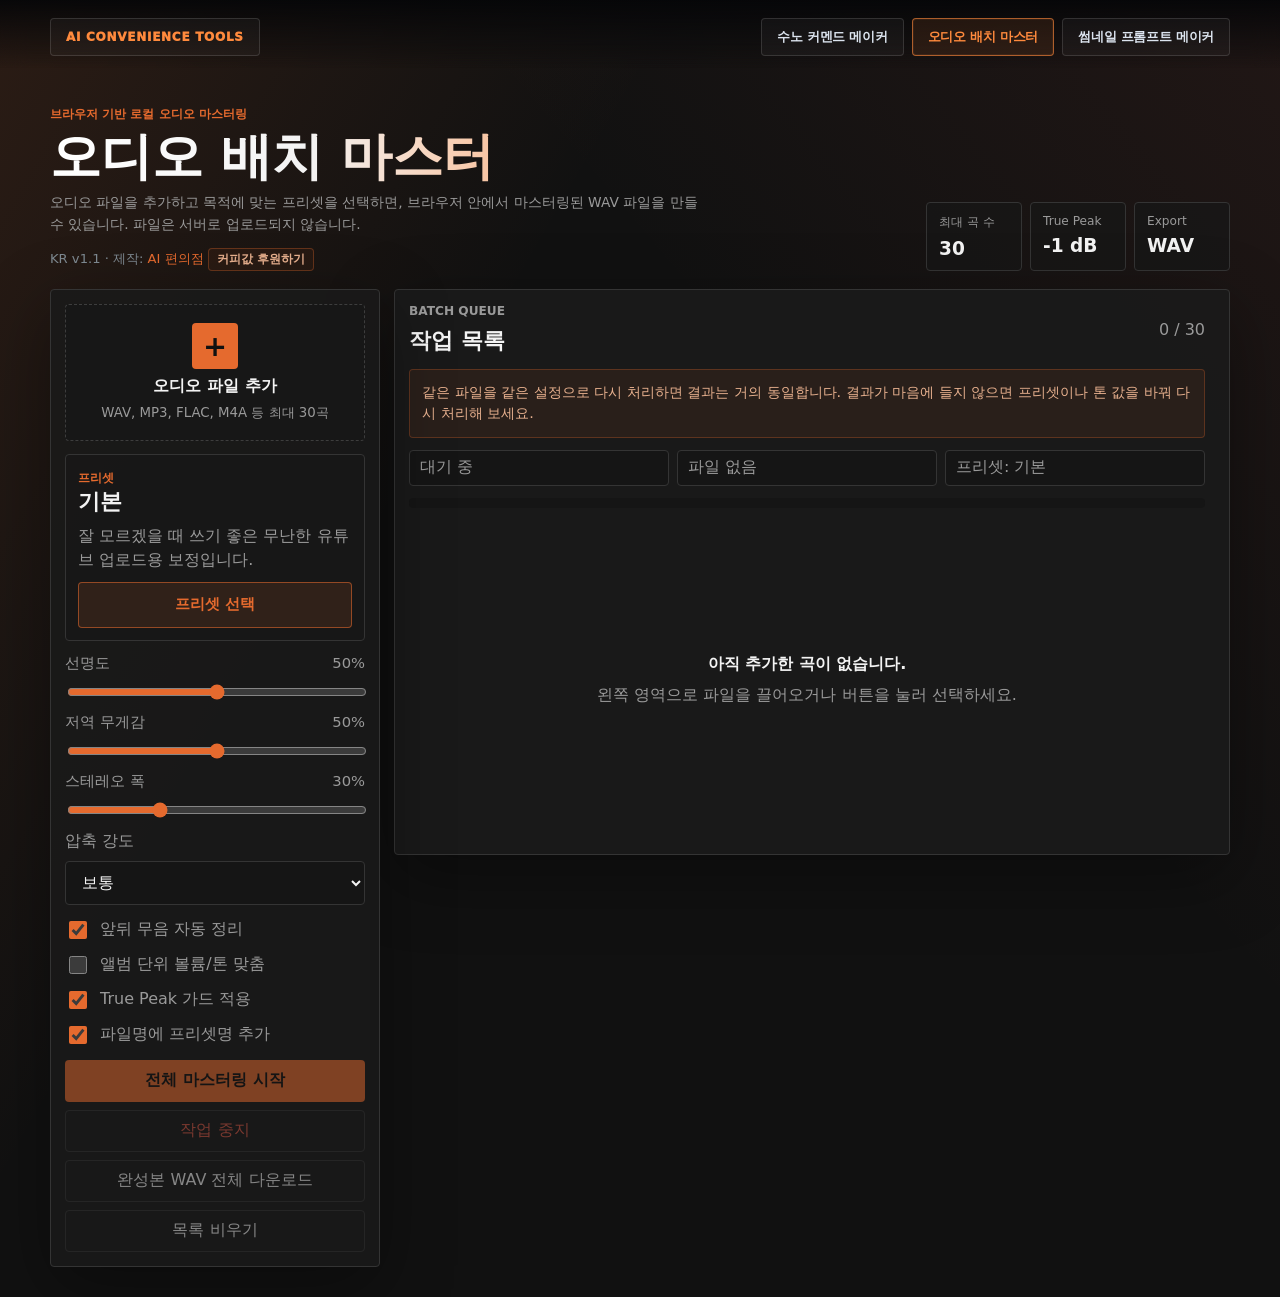
<file: audio-master.html>
<!DOCTYPE html>
<html lang="ko">
 <head>
  <meta charset="utf-8"/>
  <meta content="width=device-width,initial-scale=1" name="viewport"/>
  <title>
   AI 오디오 마스터 KR v1.1
  </title>
  <meta content="브라우저에서 오디오 파일을 업로드하고 프리셋 기반으로 WAV 마스터링 파일을 만드는 한국어 정적 앱입니다." name="description"/>
  <link href="favicon.svg" rel="icon" type="image/svg+xml"/>
  <link href="audio-styles.css" rel="stylesheet"/>
 </head>
 <body>
  <header class="app-nav">
   <a class="app-home-chip" href="index.html">
    AI CONVENIENCE TOOLS
   </a>
   <nav aria-label="사이트 메뉴" class="app-nav-links">
    <a class="app-nav-btn" href="suno-maker.html">
     수노 커멘드 메이커
    </a>
    <a aria-current="page" aria-disabled="true" class="app-nav-btn is-active" href="audio-master.html" tabindex="-1">
     오디오 배치 마스터
    </a>
    <a class="app-nav-btn" href="thumbnail-maker.html">
     썸네일 프롬프트 메이커
    </a>
   </nav>
  </header>
  <main class="shell">
   <section class="hero">
    <div>
     <p class="eyebrow">
      브라우저 기반 로컬 오디오 마스터링
     </p>
     <h1>
      오디오 배치 마스터
     </h1>
     <p class="lede">
      오디오 파일을 추가하고 목적에 맞는 프리셋을 선택하면, 브라우저 안에서 마스터링된 WAV 파일을 만들 수 있습니다. 파일은 서버로 업로드되지 않습니다.
     </p>
     <p class="version-line">
      KR v1.1 · 제작:
      <a href="https://www.youtube.com/@AIConvenience/videos" rel="noopener" target="_blank">
       AI 편의점
      </a>
      <a class="support-link" href="https://ctee.kr/place/aiconvenience/donation" rel="noopener" target="_blank">
       커피값 후원하기
      </a>
     </p>
    </div>
    <div class="meters">
     <div>
      <span>
       최대 곡 수
      </span>
      <strong>
       30
      </strong>
     </div>
     <div>
      <span>
       True Peak
      </span>
      <strong>
       -1 dB
      </strong>
     </div>
     <div>
      <span>
       Export
      </span>
      <strong>
       WAV
      </strong>
     </div>
    </div>
   </section>
   <section class="workspace">
    <aside class="panel controls" id="controlsPanel">
     <div class="dropzone" id="dropzone">
      <input accept="audio/*" id="fileInput" multiple="multiple" type="file"/>
      <div class="upload-copy">
       <span class="upload-icon">
        +
       </span>
       <strong>
        오디오 파일 추가
       </strong>
       <small>
        WAV, MP3, FLAC, M4A 등 최대 30곡
       </small>
      </div>
     </div>
     <section class="preset-summary">
      <div>
       <span class="section-label">
        프리셋
       </span>
       <h2 id="currentPresetName">
        기본
       </h2>
       <p id="currentPresetDescription">
        무난한 유튜브 업로드용 보정입니다.
       </p>
      </div>
      <button class="preset-select-button" id="openPresetModal" type="button">
       프리셋 선택
      </button>
     </section>
     <section class="control-group">
      <div class="field">
       <div class="range-label">
        <span>
         선명도
        </span>
        <output id="clarityValue">
         50%
        </output>
       </div>
       <input id="clarity" max="100" min="0" type="range" value="50"/>
      </div>
      <div class="field">
       <div class="range-label">
        <span>
         저역 무게감
        </span>
        <output id="warmthValue">
         50%
        </output>
       </div>
       <input id="warmth" max="100" min="0" type="range" value="50"/>
      </div>
      <div class="field">
       <div class="range-label">
        <span>
         스테레오 폭
        </span>
        <output id="widthValue">
         30%
        </output>
       </div>
       <input id="width" max="100" min="0" type="range" value="30"/>
      </div>
      <label class="field">
       <span>
        압축 강도
       </span>
       <select id="compression">
        <option value="light">
         약함
        </option>
        <option selected="selected" value="medium">
         보통
        </option>
        <option value="strong">
         강함
        </option>
       </select>
      </label>
     </section>
     <section class="control-group">
      <label class="toggle">
       <input checked="checked" id="trimSilence" type="checkbox"/>
       <span>
        앞뒤 무음 자동 정리
       </span>
      </label>
      <label class="toggle">
       <input id="albumMatch" type="checkbox"/>
       <span>
        앨범 단위 볼륨/톤 맞춤
       </span>
      </label>
      <label class="toggle">
       <input checked="checked" id="truePeakGuard" type="checkbox"/>
       <span>
        True Peak 가드 적용
       </span>
      </label>
      <label class="toggle">
       <input checked="checked" id="appendPresetName" type="checkbox"/>
       <span>
        파일명에 프리셋명 추가
       </span>
      </label>
     </section>
     <div class="button-stack">
      <button class="primary" disabled="disabled" id="masterBtn">
       전체 마스터링 시작
      </button>
      <button class="secondary danger" disabled="disabled" id="stopBtn">
       작업 중지
      </button>
      <button class="secondary" disabled="disabled" id="downloadEachBtn">
       완성본 WAV 전체 다운로드
      </button>
      <button class="secondary" disabled="disabled" id="clearBtn">
       목록 비우기
      </button>
     </div>
    </aside>
    <section class="panel queue">
     <div class="queue-head">
      <div>
       <p class="eyebrow">
        Batch queue
       </p>
       <h2>
        작업 목록
       </h2>
      </div>
      <p id="summary">
       0 / 30
      </p>
     </div>
     <div class="notice" id="workNotice">
      같은 파일을 같은 설정으로 다시 처리하면 결과는 거의 동일합니다. 결과가 마음에 들지 않으면 프리셋이나 톤 값을 바꿔 다시 처리해 보세요.
     </div>
     <div class="status-grid">
      <span id="currentStatus">
       대기 중
      </span>
      <span id="currentFile">
       파일 없음
      </span>
      <span id="currentPreset">
       프리셋: 기본
      </span>
     </div>
     <div class="progress-wrap">
      <div id="progressBar">
      </div>
     </div>
     <ol class="track-list" id="trackList">
     </ol>
     <div class="empty" id="emptyState">
      <strong>
       아직 추가한 곡이 없습니다.
      </strong>
      <span>
       왼쪽 영역으로 파일을 끌어오거나 버튼을 눌러 선택하세요.
      </span>
     </div>
    </section>
   </section>
  </main>
  <dialog class="preset-modal" id="presetModal">
   <form method="dialog">
    <div class="modal-head">
     <div>
      <p class="eyebrow">
       Preset
      </p>
      <h2>
       프리셋 선택
      </h2>
     </div>
     <button aria-label="닫기" class="icon-button" type="submit" value="cancel">
      ×
     </button>
    </div>
    <div class="preset-grid" id="presetGrid">
    </div>
   </form>
  </dialog>
  <template id="trackTemplate">
   <li class="track">
    <button aria-label="곡 삭제" class="delete-track" title="곡 삭제" type="button">
     ×
    </button>
    <div class="track-top">
     <div class="track-main">
      <div class="track-title-row">
       <strong class="track-name">
       </strong>
       <span class="badge">
        대기
       </span>
      </div>
      <div class="track-meta">
      </div>
     </div>
     <div class="track-actions">
      <button class="stop-track" disabled="disabled" type="button">
       정지
      </button>
      <button class="single-master" type="button">
       이 곡 마스터링
      </button>
      <a class="download" hidden="">
       다운로드
      </a>
     </div>
    </div>
    <div class="track-stats">
    </div>
    <div class="waveform-panel" hidden="">
     <button class="waveform-row original-waveform" data-mode="original" type="button">
      <span>
       원본
      </span>
      <canvas aria-hidden="true" height="54" width="720">
      </canvas>
     </button>
     <button class="waveform-row mastered-waveform" data-mode="mastered" type="button">
      <span>
       마스터본
      </span>
      <canvas aria-hidden="true" height="54" width="720">
      </canvas>
     </button>
    </div>
    <div class="transport" hidden="">
     <button class="jump-back" type="button">
      -10s
     </button>
     <button class="play-pause" type="button">
      재생
     </button>
     <button class="stop-audio" type="button">
      정지
     </button>
     <button class="jump-forward" type="button">
      +10s
     </button>
     <span class="time-readout">
      0:00 / 0:00
     </span>
    </div>
   </li>
  </template>
  <script src="audio.js">
  </script>
 </body>
</html>
</file>
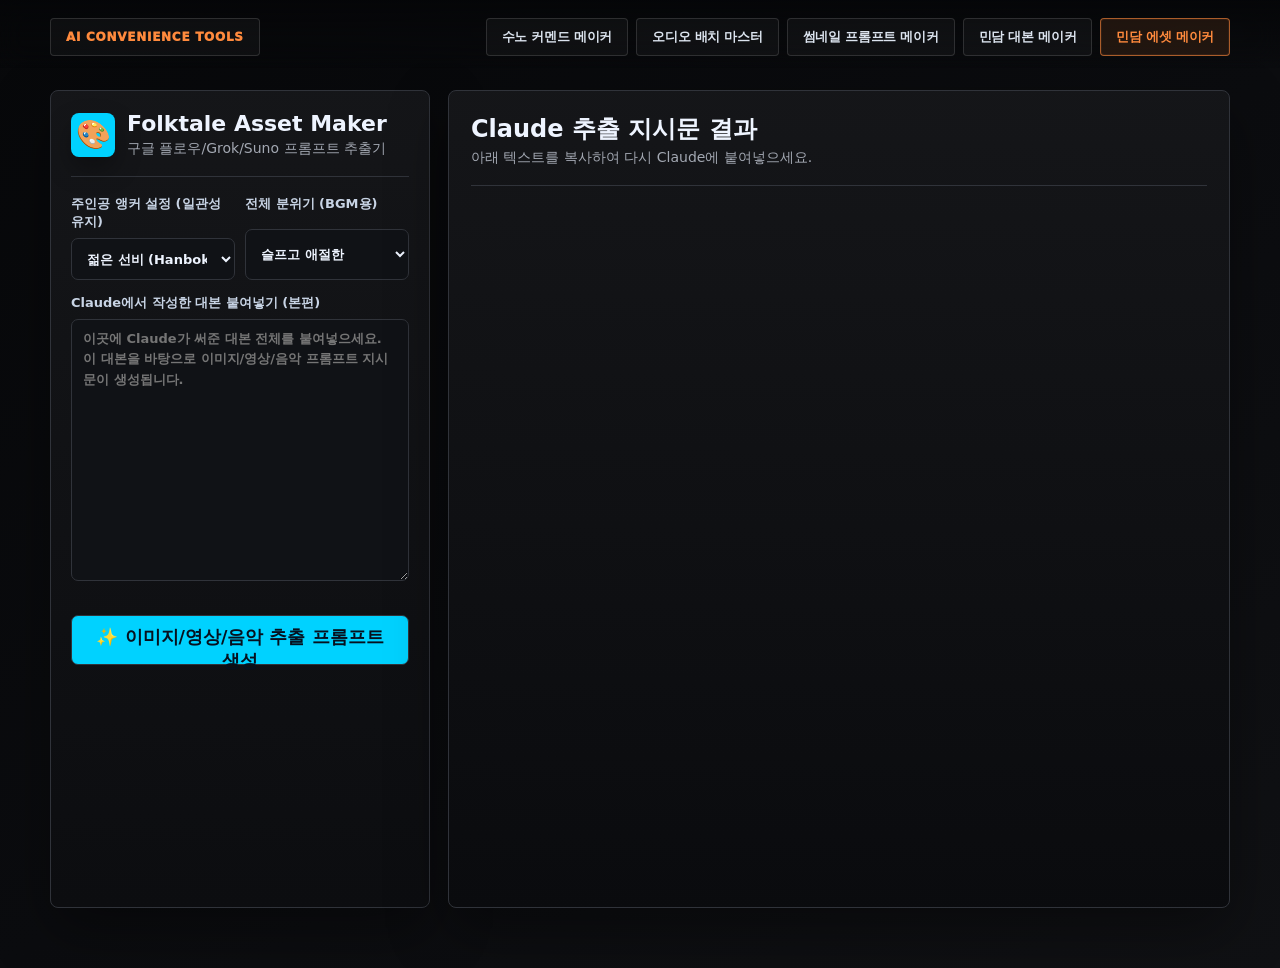
<file: folktale-asset.html>
<!DOCTYPE html>
<html lang="ko">
 <head>
  <meta charset="utf-8"/>
  <meta content="width=device-width,initial-scale=1" name="viewport"/>
  <title>Folktale Asset Maker 1.0</title>
  <link href="suno-styles.css" rel="stylesheet"/>
 </head>
 <body>
  <header class="app-nav">
   <a class="app-home-chip" href="index.html">
    AI CONVENIENCE TOOLS
   </a>
   <nav aria-label="사이트 메뉴" class="app-nav-links">
    <a class="app-nav-btn" href="suno-maker.html">수노 커멘드 메이커</a>
    <a class="app-nav-btn" href="audio-master.html">오디오 배치 마스터</a>
    <a class="app-nav-btn" href="thumbnail-maker.html">썸네일 프롬프트 메이커</a>
    <a class="app-nav-btn" href="folktale-script.html">민담 대본 메이커</a>
    <a aria-current="page" aria-disabled="true" class="app-nav-btn is-active" href="folktale-asset.html" tabindex="-1">민담 에셋 메이커</a>
   </nav>
  </header>
  <main class="app-shell">
   <section class="workspace">
    <aside aria-label="명령어 설정" class="settings-panel" style="flex: 1.2;">
     <div class="brand-row">
      <div aria-hidden="true" class="app-mark" style="background:#00d2ff; color:#06111f;">
       🎨
      </div>
      <div>
       <h1>
        Folktale Asset Maker
       </h1>
       <p>
        구글 플로우/Grok/Suno 프롬프트 추출기
       </p>
      </div>
     </div>
     <form class="control-grid" id="assetForm">
      <div class="two-col">
       <label>
        주인공 앵커 설정 (일관성 유지)
        <select id="characterAnchor">
         <option value="Korean young man in traditional hanbok and gat">젊은 선비 (Hanbok, Gat)</option>
         <option value="Korean old man with white beard in traditional peasant clothes">나이 든 농부/머슴 (Peasant clothes)</option>
         <option value="Korean young woman in elegant traditional hanbok">젊은 여인/규수 (Elegant Hanbok)</option>
         <option value="Korean old woman in humble traditional hanbok">나이 든 여인/과부 (Humble Hanbok)</option>
         <option value="Korean traditional mythical creature, goblin">도깨비/요괴 (Mythical Goblin)</option>
        </select>
       </label>
       <label>
        전체 분위기 (BGM용)
        <select id="mood">
         <option value="슬프고 애절한 동양풍">슬프고 애절한</option>
         <option value="긴장감 넘치고 미스터리한 국악">긴장감·미스터리</option>
         <option value="경쾌하고 해학적인 국악">경쾌하고 해학적인</option>
         <option value="웅장하고 영웅적인 동양풍">웅장하고 영웅적인</option>
         <option value="따뜻하고 감동적인 국악">따뜻하고 감동적인</option>
        </select>
       </label>
      </div>
      
      <label>
       Claude에서 작성한 대본 붙여넣기 (본편)
       <textarea id="scriptInput" rows="12" placeholder="이곳에 Claude가 써준 대본 전체를 붙여넣으세요. 이 대본을 바탕으로 이미지/영상/음악 프롬프트 지시문이 생성됩니다."></textarea>
      </label>

      <button id="generateAssetBtn" type="button" class="btn primary" style="background:#00d2ff; color:#06111f; margin-top:20px; width:100%; height:50px; font-size:1.1rem; font-weight:bold;">
       ✨ 이미지/영상/음악 추출 프롬프트 생성
      </button>
     </form>
    </aside>
    <section class="output-panel" style="flex: 0.8;">
     <div class="output-toolbar">
      <div>
       <h2>
        Claude 추출 지시문 결과
       </h2>
       <p id="summary">
        아래 텍스트를 복사하여 다시 Claude에 붙여넣으세요.
       </p>
      </div>
     </div>
     <div aria-live="polite" class="results" id="results">
        <article class="track-card" id="resultCard" style="display:none; border-color:#00d2ff;">
            <div class="track-head">
             <div>
              <h3>추출 프롬프트</h3>
              <p class="track-help">우측 상단의 복사 버튼을 누르세요.</p>
             </div>
             <button class="copy-track" type="button" id="copyAssetBtn">복사</button>
            </div>
            <div class="prompt-block">
             <pre class="command-output" id="promptOutput" style="white-space: pre-wrap; font-family: monospace; font-size: 0.9rem; max-height: 600px; overflow-y: auto;"></pre>
            </div>
        </article>
     </div>
    </section>
   </section>
  </main>
  <script src="folktale-asset.js"></script>
 </body>
</html>
</file>
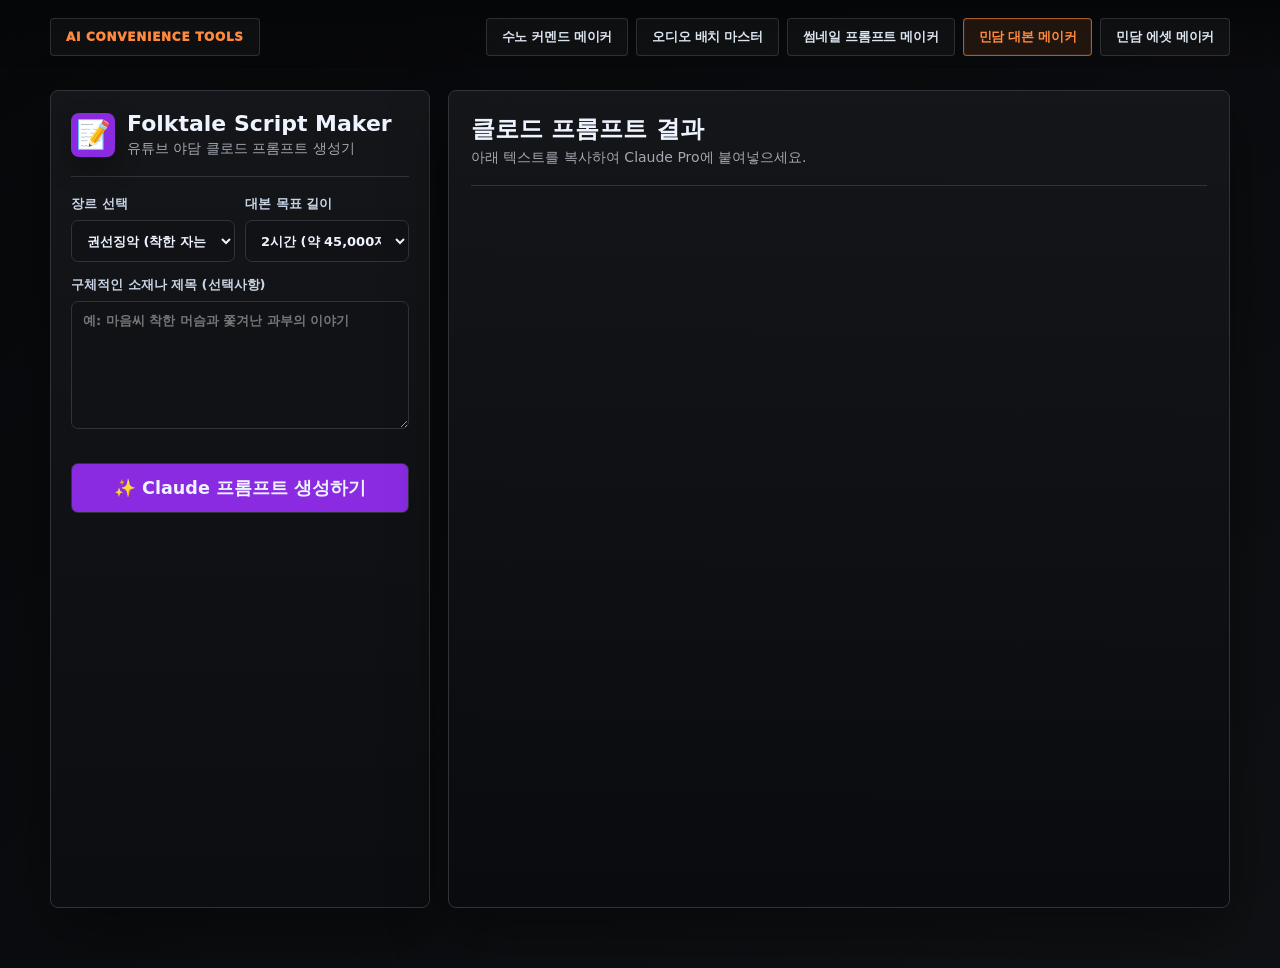
<file: folktale-script.html>
<!DOCTYPE html>
<html lang="ko">
 <head>
  <meta charset="utf-8"/>
  <meta content="width=device-width,initial-scale=1" name="viewport"/>
  <title>Folktale Script Maker 1.0</title>
  <link href="suno-styles.css" rel="stylesheet"/>
 </head>
 <body>
  <header class="app-nav">
   <a class="app-home-chip" href="index.html">
    AI CONVENIENCE TOOLS
   </a>
   <nav aria-label="사이트 메뉴" class="app-nav-links">
    <a class="app-nav-btn" href="suno-maker.html">수노 커멘드 메이커</a>
    <a class="app-nav-btn" href="audio-master.html">오디오 배치 마스터</a>
    <a class="app-nav-btn" href="thumbnail-maker.html">썸네일 프롬프트 메이커</a>
    <a aria-current="page" aria-disabled="true" class="app-nav-btn is-active" href="folktale-script.html" tabindex="-1">민담 대본 메이커</a>
    <a class="app-nav-btn" href="folktale-asset.html">민담 에셋 메이커</a>
   </nav>
  </header>
  <main class="app-shell">
   <section class="workspace">
    <aside aria-label="명령어 설정" class="settings-panel">
     <div class="brand-row">
      <div aria-hidden="true" class="app-mark" style="background:#8a2be2">
       📝
      </div>
      <div>
       <h1>
        Folktale Script Maker
       </h1>
       <p>
        유튜브 야담 클로드 프롬프트 생성기
       </p>
      </div>
     </div>
     <form class="control-grid" id="promptForm">
      <div class="two-col">
       <label>
        장르 선택
        <select id="genre">
         <option value="권선징악">권선징악 (착한 자는 복을, 악한 자는 벌을 받음)</option>
         <option value="귀신·도깨비">귀신·도깨비 (기묘하고 초자연적인 전설)</option>
         <option value="해학·풍자">해학·풍자 (웃기면서도 뼈가 있는 이야기)</option>
         <option value="사랑·비극">사랑·비극 (신분을 뛰어넘는 애절한 로맨스)</option>
         <option value="역사 인물">역사 인물 (실존 인물의 어린 시절이나 야사)</option>
         <option value="미스터리·추리">미스터리·추리 (숨겨진 진실을 파헤치는 사또나 암행어사)</option>
         <option value="가족·성장">가족·성장 (오해를 풀고 화해하는 감동 스토리)</option>
        </select>
       </label>
       <label>
        대본 목표 길이
        <select id="length">
         <option value="2시간 분량 (약 45,000자)">2시간 (약 45,000자)</option>
         <option value="1.5시간 분량 (약 35,000자)">1.5시간 (약 35,000자)</option>
         <option value="1시간 분량 (약 25,000자)">1시간 (약 25,000자)</option>
        </select>
       </label>
      </div>
      
      <label>
       구체적인 소재나 제목 (선택사항)
       <textarea id="motif" rows="3" placeholder="예: 마음씨 착한 머슴과 쫓겨난 과부의 이야기"></textarea>
      </label>

      <button id="generateBtn" type="button" class="btn primary" style="background:#8a2be2; margin-top:20px; width:100%; height:50px; font-size:1.1rem;">
       ✨ Claude 프롬프트 생성하기
      </button>
     </form>
    </aside>
    <section class="output-panel">
     <div class="output-toolbar">
      <div>
       <h2>
        클로드 프롬프트 결과
       </h2>
       <p id="summary">
        아래 텍스트를 복사하여 Claude Pro에 붙여넣으세요.
       </p>
      </div>
     </div>
     <div aria-live="polite" class="results" id="results">
        <article class="track-card" id="resultCard" style="display:none;">
            <div class="track-head">
             <div>
              <h3>시스템 프롬프트</h3>
              <p class="track-help">우측 상단의 복사 버튼을 누르세요.</p>
             </div>
             <button class="copy-track" type="button" id="copyBtn">복사</button>
            </div>
            <div class="prompt-block">
             <pre class="command-output" id="promptOutput" style="white-space: pre-wrap; font-family: monospace; font-size: 0.9rem; max-height: 600px; overflow-y: auto;"></pre>
            </div>
        </article>
     </div>
    </section>
   </section>
  </main>
  <script src="folktale-script.js"></script>
 </body>
</html>
</file>
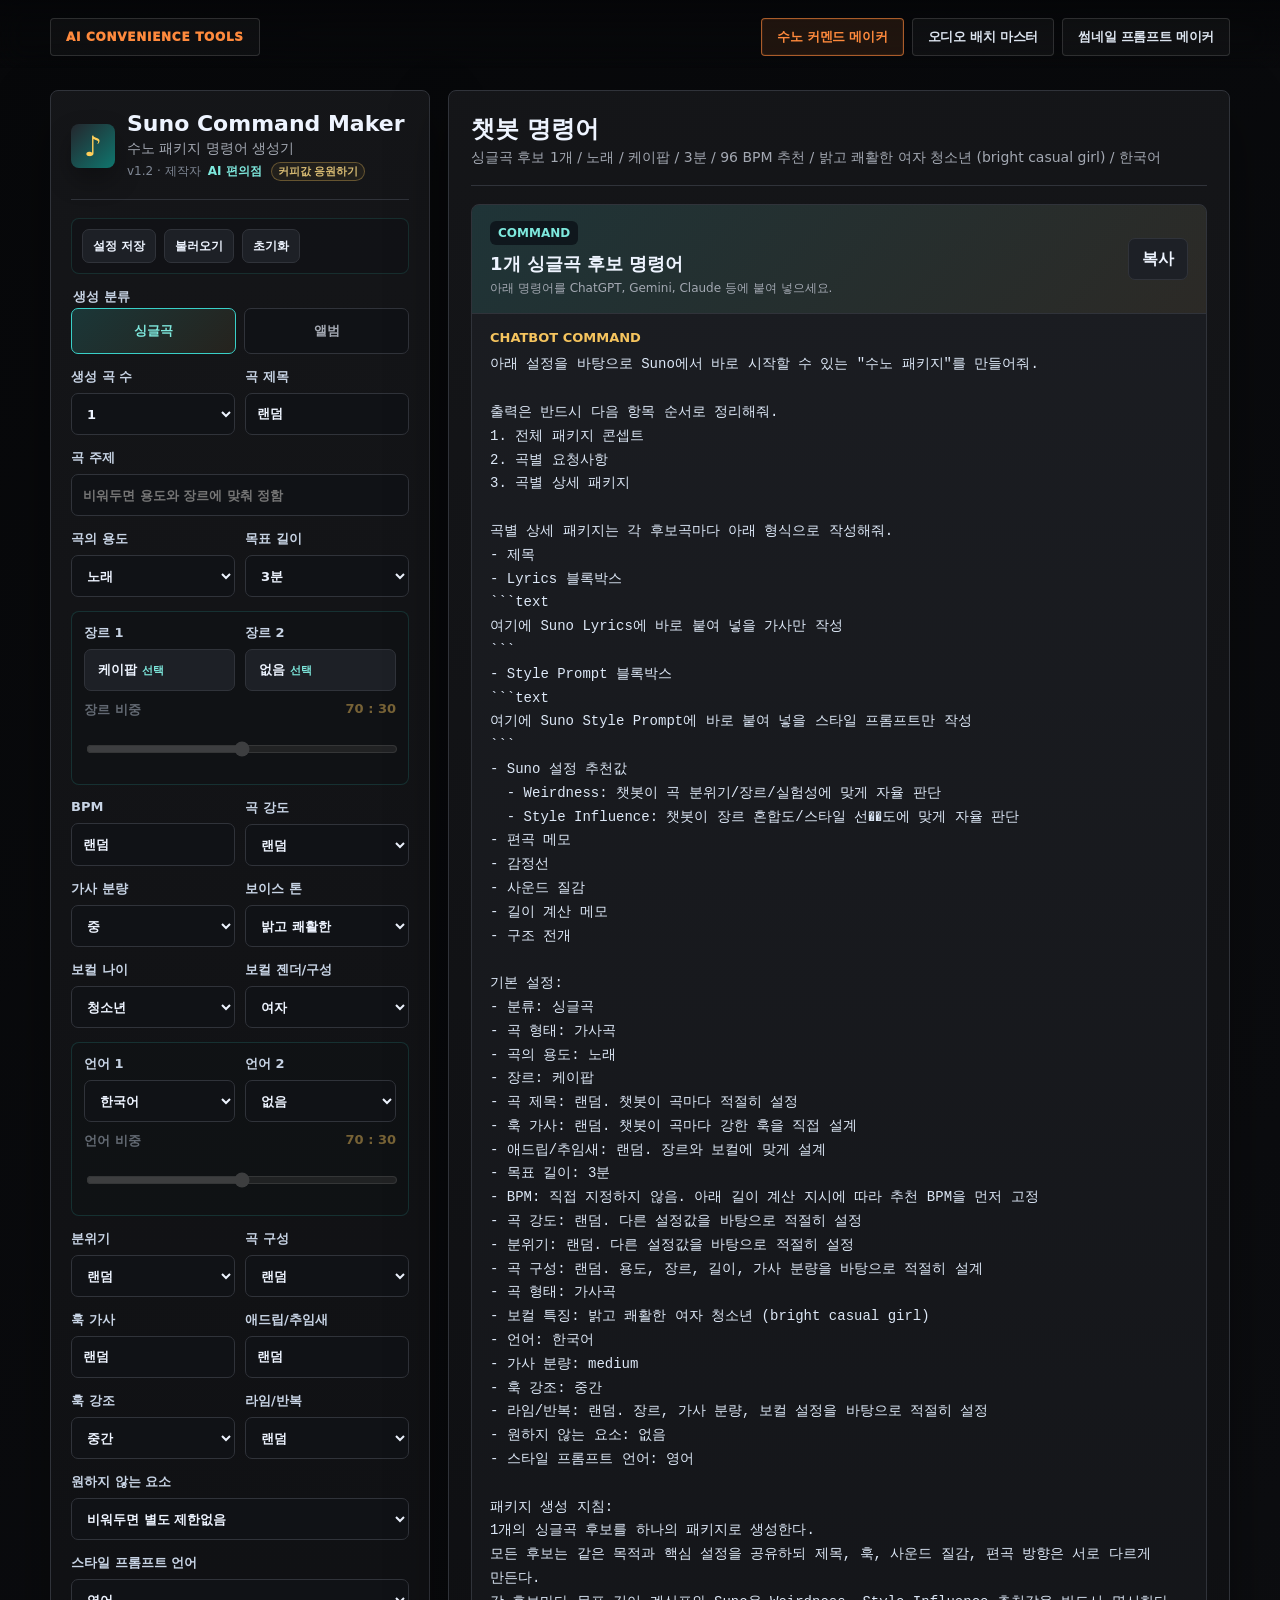
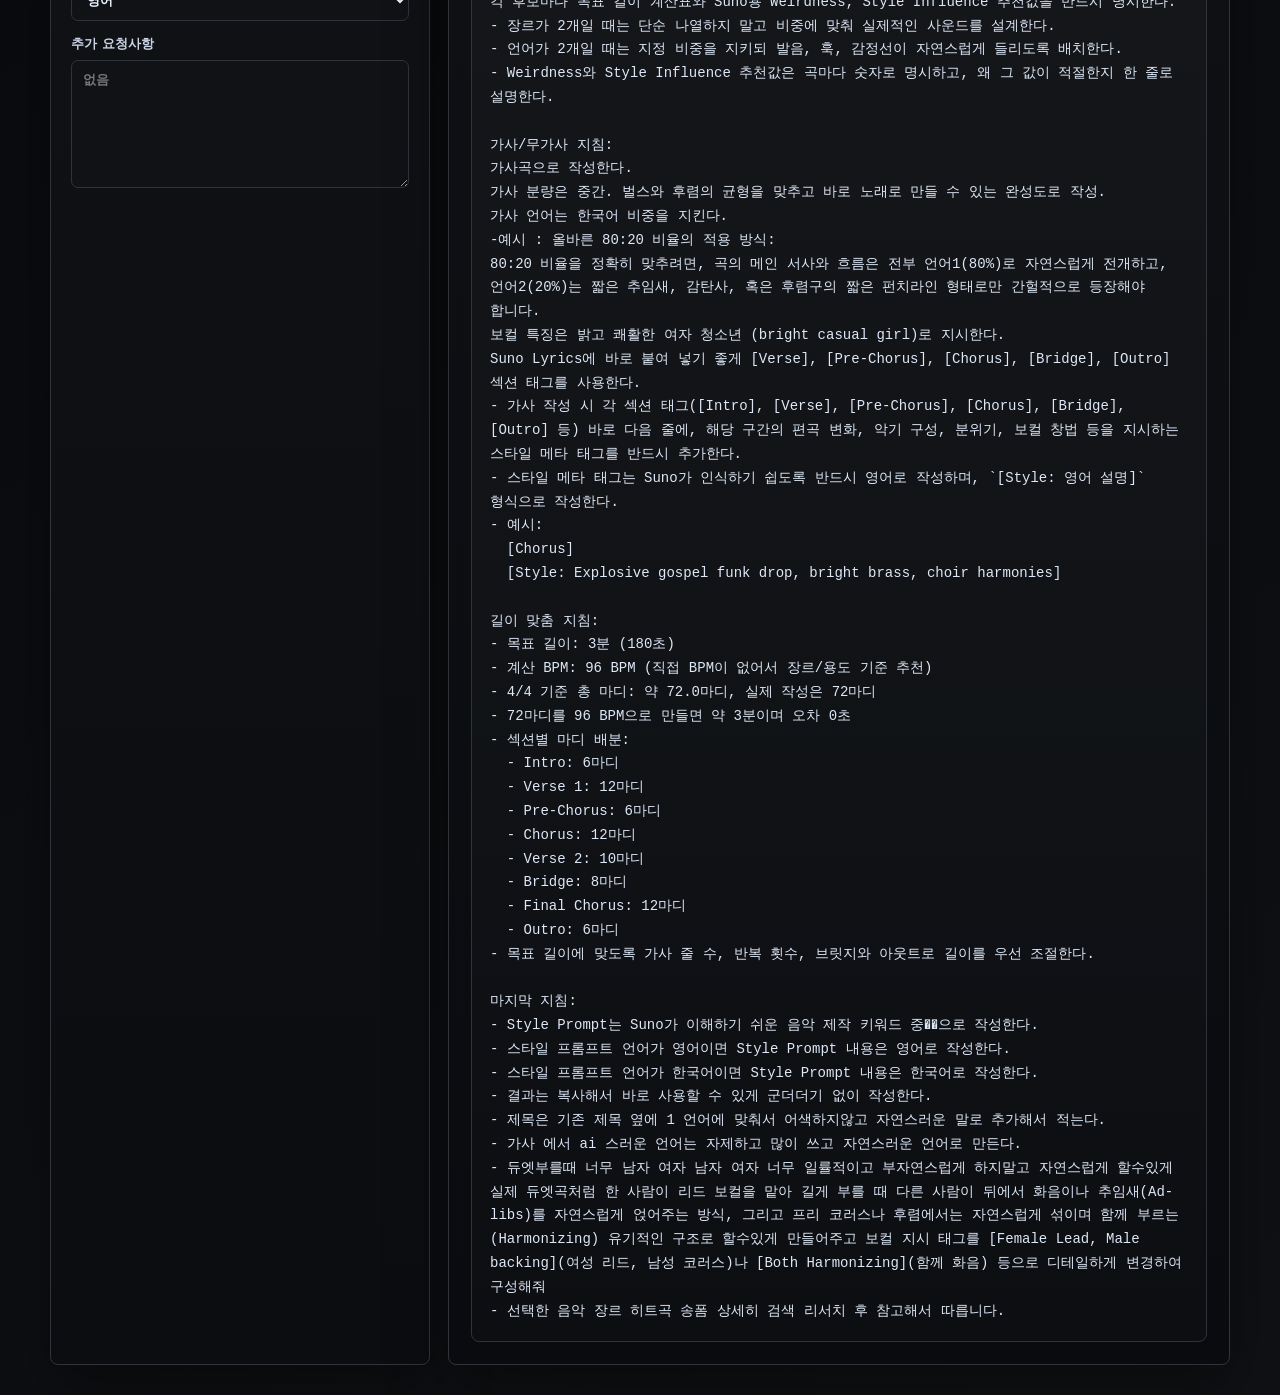
<file: suno-maker.html>
<!DOCTYPE html>
<html lang="ko">
 <head>
  <meta charset="utf-8"/>
  <meta content="width=device-width,initial-scale=1" name="viewport"/>
  <title>
   Suno Command Maker KR v1.2
  </title>
  <link href="data:image/svg+xml,%3Csvg xmlns='http://www.w3.org/2000/svg' viewBox='0 0 64 64'%3E%3Crect width='64' height='64' rx='14' fill='%23111827'/%3E%3Cpath d='M42 13v27.5a8.5 8.5 0 1 1-5-7.7V20.2l-18 4.2v21.1a8.5 8.5 0 1 1-5-7.7V20l28-7z' fill='%23ffcf5a'/%3E%3Cpath d='M37 20.2 19 24.4v5.2l18-4.2z' fill='%2367e8f9' opacity='.92'/%3E%3C/svg%3E" rel="icon"/>
  <link href="suno-styles.css" rel="stylesheet"/>
 </head>
 <body>
  <header class="app-nav">
   <a class="app-home-chip" href="index.html">
    AI CONVENIENCE TOOLS
   </a>
   <nav aria-label="사이트 메뉴" class="app-nav-links">
    <a aria-current="page" aria-disabled="true" class="app-nav-btn is-active" href="suno-maker.html" tabindex="-1">
     수노 커멘드 메이커
    </a>
    <a class="app-nav-btn" href="audio-master.html">
     오디오 배치 마스터
    </a>
    <a class="app-nav-btn" href="thumbnail-maker.html">
     썸네일 프롬프트 메이커
    </a>
   </nav>
  </header>
  <main class="app-shell">
   <section class="workspace">
    <aside aria-label="명령어 설정" class="settings-panel">
     <div class="brand-row">
      <div aria-hidden="true" class="app-mark">
       ♪
      </div>
      <div>
       <h1>
        Suno Command Maker
       </h1>
       <p>
        수노 패키지 명령어 생성기
       </p>
       <p class="app-meta">
        v1.2 · 제작자
        <a href="https://www.youtube.com/channel/UCROc07brn47Tyj3ZQNDnZqQ" rel="noopener noreferrer" target="_blank">
         AI 편의점
        </a>
        <a class="support-link" href="https://ctee.kr/place/aiconvenience/donation" rel="noopener noreferrer" target="_blank">
         커피값 응원하기
        </a>
       </p>
      </div>
     </div>
     <form class="control-grid" id="promptForm">
      <div aria-label="설정 저장" class="settings-actions">
       <button id="saveSettings" type="button">
        설정 저장
       </button>
       <button id="loadSettings" type="button">
        불러오기
       </button>
       <button id="resetSettings" type="button">
        초기화
       </button>
       <span aria-live="polite" id="settingsStatus">
       </span>
      </div>
      <fieldset aria-label="생성 분류" class="mode-switch">
       <legend>
        생성 분류
       </legend>
       <label>
        <input checked="checked" name="projectMode" type="radio" value="single"/>
        <span>
         싱글곡
        </span>
       </label>
       <label>
        <input name="projectMode" type="radio" value="album"/>
        <span>
         앨범
        </span>
       </label>
      </fieldset>
      <div class="two-col single-only">
       <label>
        생성 곡 수
        <select id="singleCount">
         <option selected="selected" value="1">
          1
         </option>
         <option value="5">
          5
         </option>
         <option value="10">
          10
         </option>
        </select>
       </label>
       <label>
        곡 제목
        <input id="songTitle" maxlength="80" value="랜덤"/>
       </label>
      </div>
      <div class="two-col album-only is-hidden">
       <label>
        트랙 수
        <select id="trackPreset">
         <option value="1">
          1
         </option>
         <option value="2">
          2
         </option>
         <option selected="selected" value="3">
          3
         </option>
         <option value="5">
          5
         </option>
         <option value="10">
          10
         </option>
         <option value="custom">
          직접입력
         </option>
        </select>
       </label>
       <label>
        직접입력
        <input id="trackCount" max="30" min="1" type="number" value="3"/>
       </label>
      </div>
      <label>
       곡 주제
       <input id="theme" maxlength="120" placeholder="비워두면 용도와 장르에 맞춰 정함"/>
      </label>
      <div class="two-col">
       <label>
        곡의 용도
        <select id="purpose">
         <option selected="selected">
          노래
         </option>
         <option>
          BGM
         </option>
         <option>
          영상음악
         </option>
         <option>
          숏폼/릴스
         </option>
         <option>
          명상음악
         </option>
         <option>
          게임 배경음악
         </option>
         <option>
          광고 음악
         </option>
         <option>
          오프닝 테마
         </option>
         <option>
          엔딩 테마
         </option>
         <option>
          힐링 배경음악
         </option>
         <option>
          카페/매장 음악
         </option>
         <option>
          예배/찬양
         </option>
         <option>
          공연/무대
         </option>
        </select>
       </label>
       <label>
        목표 길이
        <select id="duration">
         <option value="30">
          30초
         </option>
         <option value="45">
          45초
         </option>
         <option value="60">
          1분
         </option>
         <option value="90">
          1분 30초
         </option>
         <option value="120">
          2분
         </option>
         <option value="150">
          2분 30초
         </option>
         <option selected="selected" value="180">
          3분
         </option>
         <option value="210">
          3분 30초
         </option>
         <option value="240">
          4분
         </option>
         <option value="270">
          4분 30초
         </option>
         <option value="300">
          5분
         </option>
         <option value="330">
          5분 30초
         </option>
         <option value="360">
          6분
         </option>
        </select>
       </label>
      </div>
      <section aria-label="장르 설정" class="blend-panel">
       <div class="two-col">
        <label>
         장르 1
         <input id="genreA" type="hidden" value="케이팝"/>
         <button class="genre-picker-button" data-target="genreA" type="button">
          <span>
           케이팝
          </span>
         </button>
        </label>
        <label>
         장르 2
         <input id="genreB" type="hidden" value="없음"/>
         <button class="genre-picker-button" data-target="genreB" type="button">
          <span>
           없음
          </span>
         </button>
        </label>
       </div>
       <label class="range-field" id="genreMixWrap">
        <span>
         장르 비중
         <output id="genreMixValue">
          70 : 30
         </output>
        </span>
        <input id="genreMix" max="90" min="50" step="5" type="range" value="70"/>
       </label>
      </section>
      <div class="two-col">
       <label>
        BPM
        <input id="bpm" inputmode="numeric" value="랜덤"/>
       </label>
       <label>
        곡 강도
        <select id="energy">
         <option selected="selected">
          랜덤
         </option>
         <option>
          차분
         </option>
         <option>
          보통
         </option>
         <option>
          강함
         </option>
        </select>
       </label>
      </div>
      <div class="two-col">
       <label>
        가사 분량
        <select id="density">
         <option value="none">
          없음
         </option>
         <option value="high">
          고
         </option>
         <option selected="selected" value="medium">
          중
         </option>
         <option value="low">
          저
         </option>
        </select>
       </label>
       <label>
        보이스 톤
        <select id="voiceTone">
         <option>
          없음
         </option>
         <option selected="selected">
          밝고 쾌활한
         </option>
         <option>
          감정적으로 솔직한
         </option>
         <option>
          수줍은
         </option>
         <option>
          장난기 넘치는
         </option>
         <option>
          시크하고 쿨한
         </option>
         <option>
          몽환적이고 부드러운
         </option>
         <option>
          따뜻하고 포근한
         </option>
         <option>
          우아하고 차분한
         </option>
         <option>
          허스키한
         </option>
         <option>
          에너지 넘치고 파워풀한
         </option>
         <option>
          맑고 깨끗한
         </option>
         <option>
          섬세하고 속삭이는
         </option>
         <option>
          깊고 성숙한
         </option>
         <option>
          담백하고 자연스러운
         </option>
        </select>
       </label>
      </div>
      <div class="two-col">
       <label>
        보컬 나이
        <select id="voiceAge">
         <option>
          없음
         </option>
         <option>
          어린이
         </option>
         <option selected="selected">
          청소년
         </option>
         <option>
          성인
         </option>
         <option>
          중년
         </option>
        </select>
       </label>
       <label>
        보컬 젠더/구성
        <select id="voiceGender">
         <option>
          없음
         </option>
         <option>
          남자
         </option>
         <option selected="selected">
          여자
         </option>
         <option>
          듀엣
         </option>
         <option>
          합창
         </option>
         <option>
          남녀 듀엣
         </option>
         <option>
          여성 듀엣
         </option>
         <option>
          남성 듀엣
         </option>
         <option>
          혼성 그룹
         </option>
        </select>
       </label>
      </div>
      <section aria-label="언어 설정" class="blend-panel">
       <div class="two-col">
        <label>
         언어 1
         <select id="languageA">
         </select>
        </label>
        <label>
         언어 2
         <select id="languageB">
         </select>
        </label>
       </div>
       <label class="range-field" id="languageMixWrap">
        <span>
         언어 비중
         <output id="languageMixValue">
          70 : 30
         </output>
        </span>
        <input id="languageMix" max="90" min="50" step="5" type="range" value="70"/>
       </label>
      </section>
      <div class="two-col">
       <label>
        분위기
        <select id="mood">
         <option selected="selected">
          랜덤
         </option>
         <option>
          몽환적
         </option>
         <option>
          감성적
         </option>
         <option>
          밝고 청량함
         </option>
         <option>
          어둡고 강렬함
         </option>
         <option>
          시네마틱
         </option>
         <option>
          레트로
         </option>
         <option>
          웅장함
         </option>
         <option>
          경건함
         </option>
         <option>
          안티그래피티
         </option>
         <option>
          정제되고 모던한
         </option>
         <option>
          깔끔한 사운드
         </option>
        </select>
       </label>
       <label>
        곡 구성
        <select id="structure">
         <option selected="selected">
          랜덤
         </option>
         <option>
          인트로-벌스-프리코러스-후렴-브릿지-마지막 후렴
         </option>
         <option>
          벌스-프리코러스-후렴-벌스-후렴-아웃트로
         </option>
         <option>
          짧은 벌스-훅-브릿지-훅
         </option>
         <option>
          인트로-빌드업-드롭-브레이크-드롭-아웃트로
         </option>
         <option>
          앰비언트 인트로-테마 A-테마 B-잔향 아웃트로
         </option>
         <option>
          전주-1절-후렴-2절-후렴-간주-마지막 후렴
         </option>
        </select>
       </label>
      </div>
      <div class="two-col">
       <label>
        훅 가사
        <input id="hookLyric" maxlength="120" value="랜덤"/>
       </label>
       <label>
        애드립/추임새
        <input id="adlib" maxlength="80" value="랜덤"/>
       </label>
      </div>
      <div class="two-col">
       <label>
        훅 강조
        <select id="hook">
         <option>
          없음
         </option>
         <option selected="selected">
          중간
         </option>
         <option>
          강함
         </option>
        </select>
       </label>
       <label>
        라임/반복
        <select id="rhyme">
         <option selected="selected">
          랜덤
         </option>
         <option>
          자연스러운 라임
         </option>
         <option>
          후렴 반복 강조
         </option>
         <option>
          끝 라임 촘촘하게
         </option>
         <option>
          미니멀한 반복
         </option>
        </select>
       </label>
      </div>
      <label>
       원하지 않는 요소
       <select id="avoid">
        <option value="">비워두면 별도 제한없음</option>
        <option value="거친 노이즈">거친 노이즈</option>
        <option value="지저분하고 산만한 사운드">지저분하고 산만한 사운드</option>
       </select>
      </label>
      <label>
       스타일 프롬프트 언어
       <select id="promptLanguage">
        <option selected="selected">
         영어
        </option>
        <option>
         한국어
        </option>
       </select>
      </label>
      <label>
       추가 요청사항
       <textarea id="extraRequest" maxlength="800" placeholder="없음" rows="5"></textarea>
      </label>
     </form>
    </aside>
    <section class="output-panel">
     <div class="output-toolbar">
      <div>
       <h2>
        챗봇 명령어
       </h2>
       <p id="summary">
        설정값으로 수노 패키지 생성 명령어를 만듭니다.
       </p>
      </div>
     </div>
     <div aria-live="polite" class="results" id="results">
     </div>
    </section>
   </section>
  </main>
  <template id="trackTemplate">
   <article class="track-card">
    <div class="track-head">
     <div>
      <span class="track-label">
      </span>
      <h3>
      </h3>
      <p class="track-help">
       아래 명령어를 ChatGPT, Gemini, Claude 등에 붙여 넣으세요.
      </p>
     </div>
     <button class="copy-track" type="button">
      복사
     </button>
    </div>
    <div class="prompt-block">
     <h4>
      Chatbot Command
     </h4>
     <pre class="command-output"></pre>
    </div>
   </article>
  </template>
  <div class="genre-modal" hidden="" id="genreModal">
   <div aria-labelledby="genreModalTitle" aria-modal="true" class="genre-modal-panel" role="dialog">
    <div class="genre-modal-head">
     <div>
      <p>
       Genre Library
      </p>
      <h2 id="genreModalTitle">
       장르 선택
      </h2>
     </div>
     <button aria-label="닫기" id="genreModalClose" type="button">
      닫기
     </button>
    </div>
    <div class="genre-modal-search">
     <input id="genreSearch" placeholder="장르 검색" type="search"/>
    </div>
    <div class="genre-group-list" id="genreGroupList">
    </div>
   </div>
  </div>
  <script src="suno.js">
  </script>
 </body>
</html>
</file>
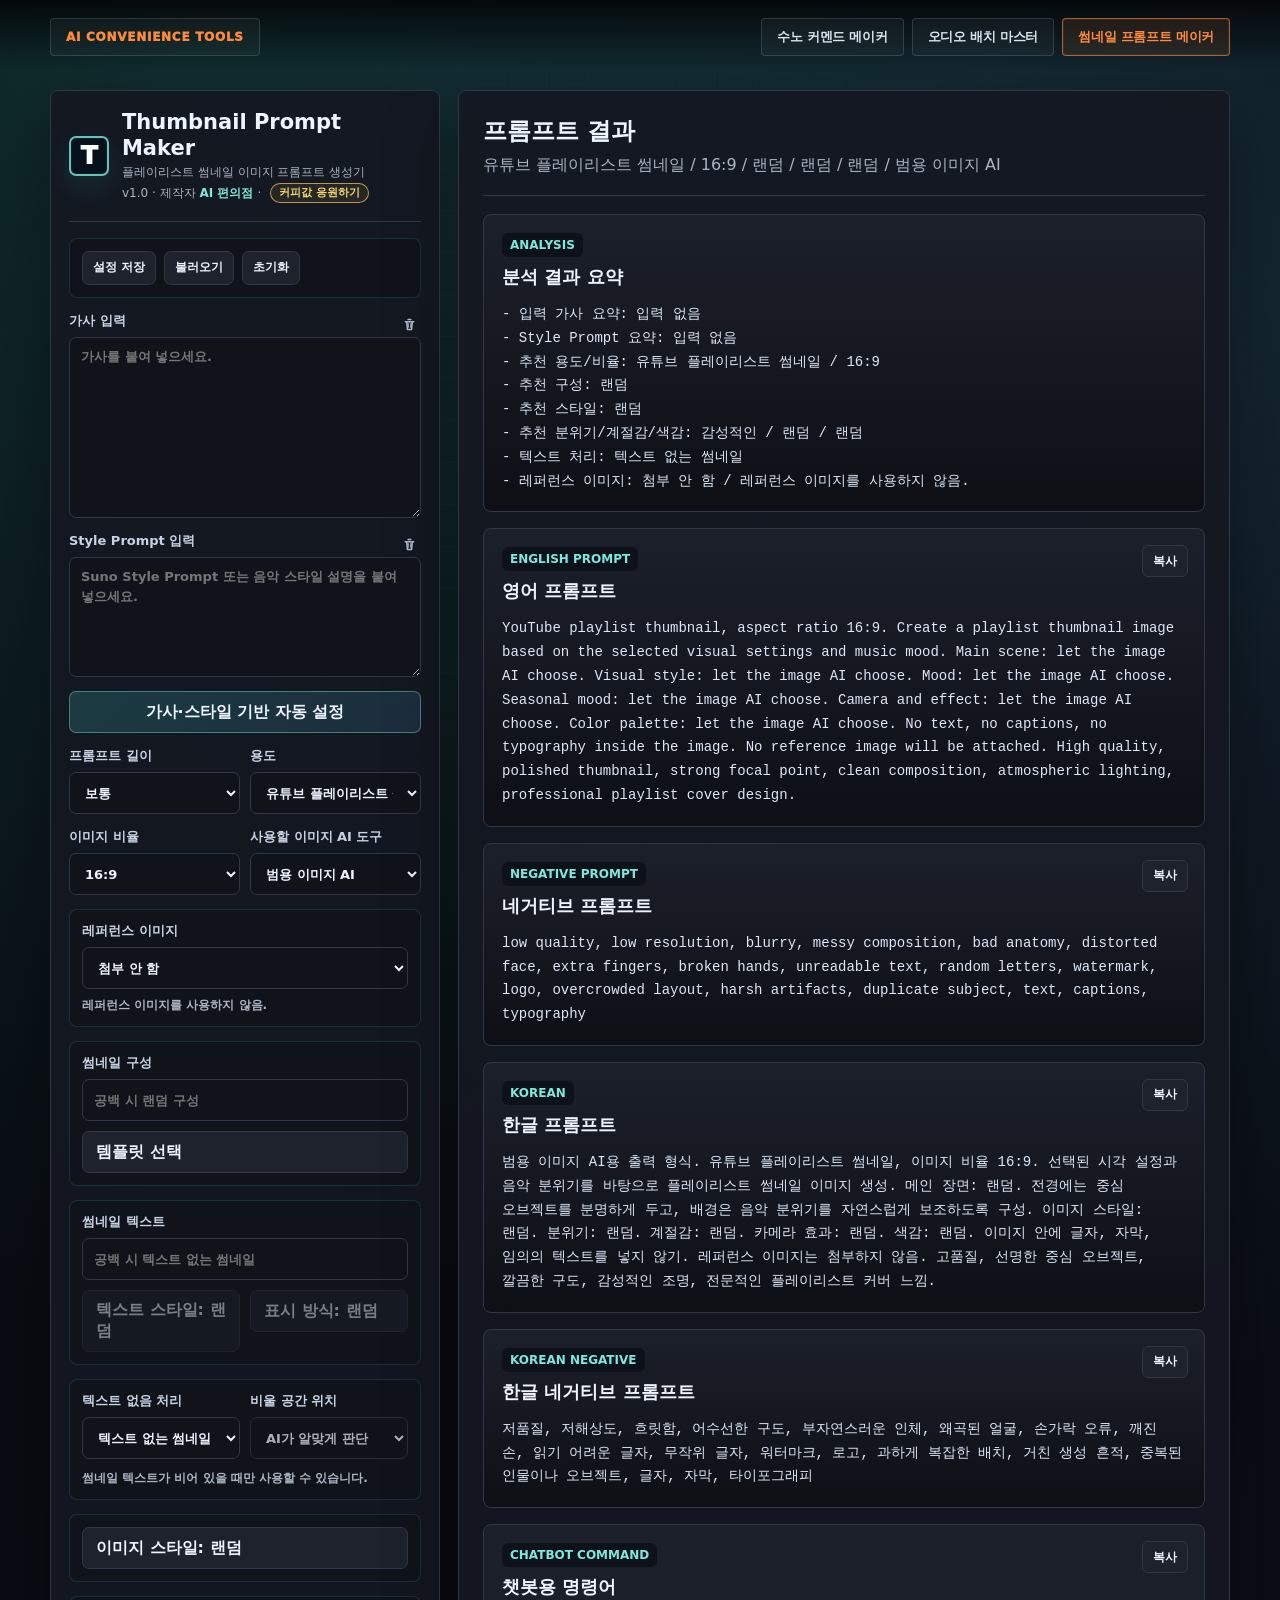
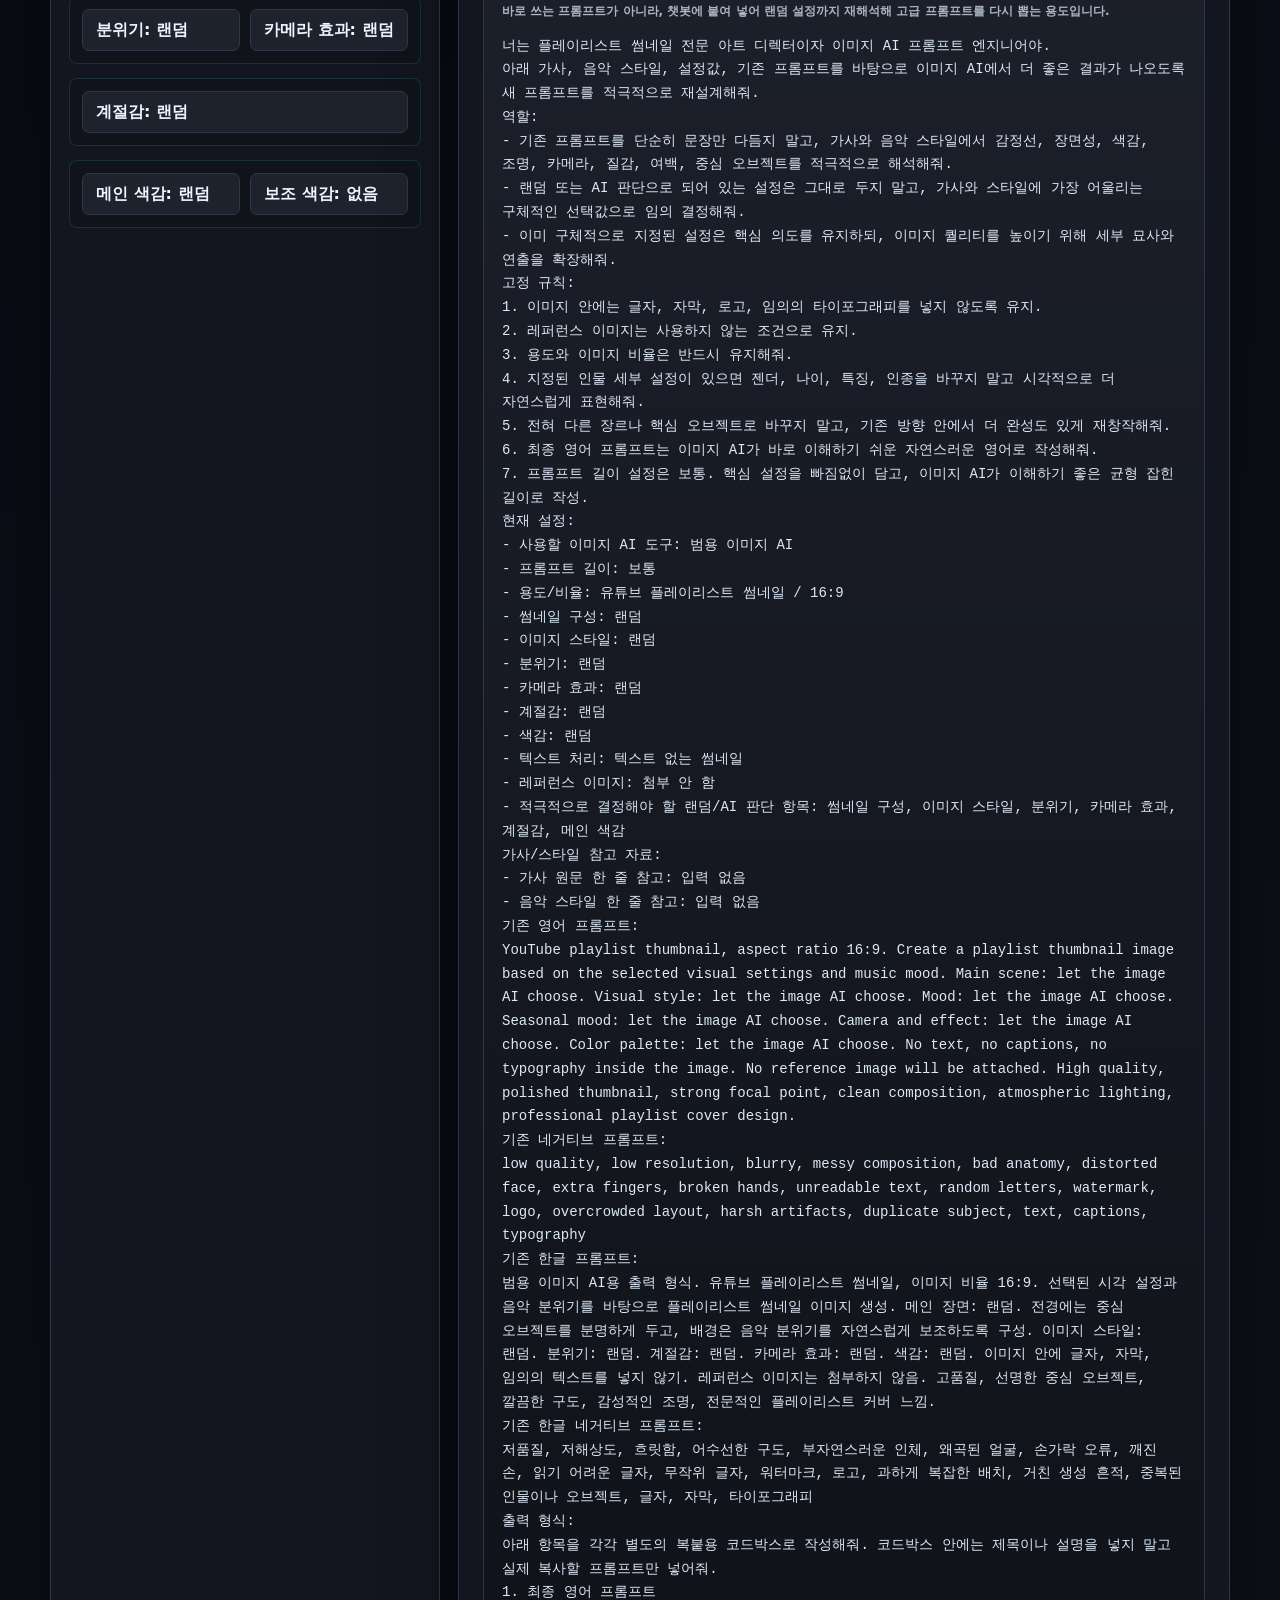
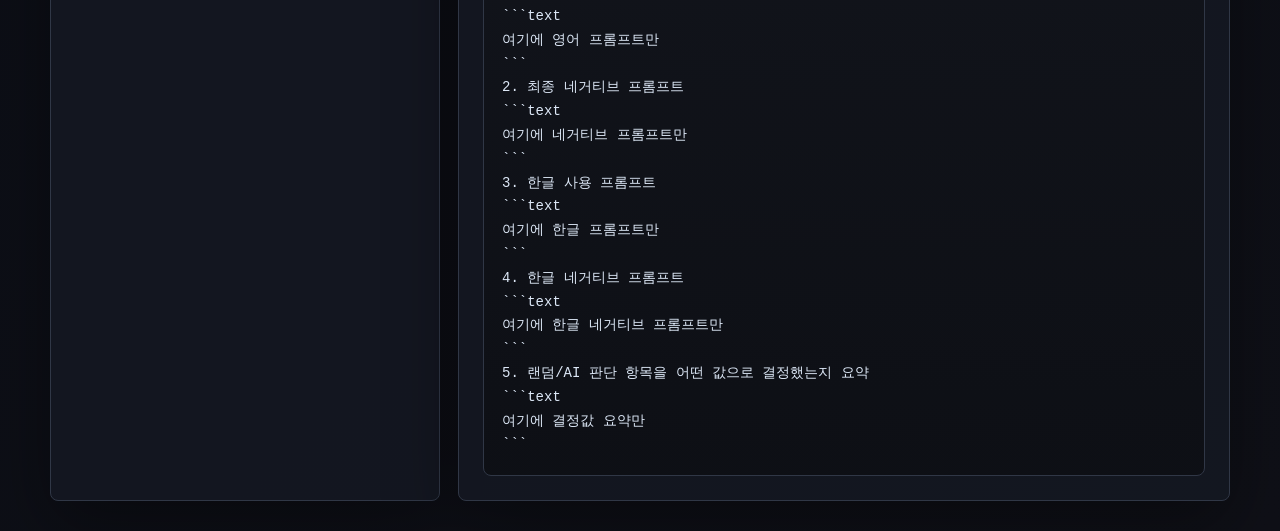
<file: thumbnail-maker.html>
<!DOCTYPE html>
<html lang="ko">
 <head>
  <meta charset="utf-8"/>
  <meta content="width=device-width,initial-scale=1" name="viewport"/>
  <title>
   Thumbnail Prompt Maker v1.0
  </title>
  <link href="icon.svg" rel="icon" type="image/svg+xml"/>
  <link href="thumbnail-styles.css" rel="stylesheet"/>
 </head>
 <body>
  <header class="app-nav">
   <a class="app-home-chip" href="index.html">
    AI CONVENIENCE TOOLS
   </a>
   <nav aria-label="사이트 메뉴" class="app-nav-links">
    <a class="app-nav-btn" href="suno-maker.html">
     수노 커멘드 메이커
    </a>
    <a class="app-nav-btn" href="audio-master.html">
     오디오 배치 마스터
    </a>
    <a aria-current="page" aria-disabled="true" class="app-nav-btn is-active" href="thumbnail-maker.html" tabindex="-1">
     썸네일 프롬프트 메이커
    </a>
   </nav>
  </header>
  <main class="app-shell">
   <section class="workspace">
    <aside aria-label="프롬프트 설정" class="settings-panel">
     <div class="brand-row">
      <div aria-hidden="true" class="app-mark">
       T
      </div>
      <div>
       <h1>
        Thumbnail Prompt Maker
       </h1>
       <p>
        플레이리스트 썸네일 이미지 프롬프트 생성기
       </p>
       <p class="app-meta">
        v1.0 · 제작자
        <a href="https://www.youtube.com/@AIConvenience" rel="noopener" target="_blank">
         AI 편의점
        </a>
        ·
        <a href="https://ctee.kr/place/aiconvenience/donation" rel="noopener" target="_blank">
         커피값 응원하기
        </a>
       </p>
      </div>
     </div>
     <form class="control-grid" id="promptForm">
      <div aria-label="설정 저장" class="settings-actions">
       <button id="saveSettings" type="button">
        설정 저장
       </button>
       <button id="loadSettings" type="button">
        불러오기
       </button>
       <button id="resetSettings" type="button">
        초기화
       </button>
       <span aria-live="polite" id="settingsStatus">
       </span>
      </div>
      <label class="textarea-field">
       <span>
        가사 입력
       </span>
       <button aria-label="가사 삭제" class="clear-input" data-clear="lyricsInput" title="가사 삭제" type="button">
        <svg aria-hidden="true" viewbox="0 0 24 24">
         <path d="M10 5h4">
         </path>
         <path d="M6 8h12">
         </path>
         <path d="M8 8l1 11h6l1-11">
         </path>
         <path d="M10 11v5">
         </path>
         <path d="M14 11v5">
         </path>
        </svg>
       </button>
       <textarea id="lyricsInput" placeholder="가사를 붙여 넣으세요." rows="8"></textarea>
      </label>
      <label class="textarea-field">
       <span>
        Style Prompt 입력
       </span>
       <button aria-label="Style Prompt 삭제" class="clear-input" data-clear="styleInput" title="Style Prompt 삭제" type="button">
        <svg aria-hidden="true" viewbox="0 0 24 24">
         <path d="M10 5h4">
         </path>
         <path d="M6 8h12">
         </path>
         <path d="M8 8l1 11h6l1-11">
         </path>
         <path d="M10 11v5">
         </path>
         <path d="M14 11v5">
         </path>
        </svg>
       </button>
       <textarea id="styleInput" placeholder="Suno Style Prompt 또는 음악 스타일 설명을 붙여 넣으세요." rows="5"></textarea>
      </label>
      <button class="auto-button" id="autoRecommend" type="button">
       가사·스타일 기반 자동 설정
      </button>
      <div class="two-col">
       <label>
        프롬프트 길이
        <select id="promptLength">
         <option>
          짧게
         </option>
         <option selected="selected">
          보통
         </option>
         <option>
          자세히
         </option>
        </select>
       </label>
       <label>
        용도
        <select id="purpose">
         <option selected="selected">
          유튜브 플레이리스트 썸네일
         </option>
         <option>
          앨범 커버
         </option>
         <option>
          쇼츠 배경
         </option>
        </select>
       </label>
      </div>
      <div class="two-col">
       <label>
        이미지 비율
        <select id="ratio">
         <option selected="selected">
          16:9
         </option>
         <option>
          1:1
         </option>
         <option>
          9:16
         </option>
        </select>
       </label>
       <label>
        사용할 이미지 AI 도구
        <select id="aiTool">
         <option selected="selected">
          범용 이미지 AI
         </option>
         <option>
          Flow
         </option>
         <option>
          ChatGPT 이미지 생성
         </option>
         <option>
          DALL·E
         </option>
         <option>
          Midjourney
         </option>
         <option>
          Ideogram
         </option>
         <option>
          Leonardo AI
         </option>
         <option>
          Canva AI
         </option>
         <option>
          Stable Diffusion
         </option>
         <option>
          Seedream
         </option>
        </select>
       </label>
      </div>
      <section class="blend-panel">
       <label>
        레퍼런스 이미지
        <select id="referenceMode">
         <option selected="selected">
          첨부 안 함
         </option>
         <option>
          레퍼런스 인물 참고
         </option>
         <option>
          레퍼런스 분위기 참고
         </option>
         <option>
          레퍼런스 색감 참고
         </option>
         <option>
          레퍼런스 구도 참고
         </option>
         <option>
          레퍼런스 배경 참고
         </option>
         <option>
          레퍼런스 오브젝트 참고
         </option>
         <option>
          레퍼런스 텍스트 배치 참고
         </option>
         <option>
          레퍼런스 전체 스타일 참고
         </option>
         <option>
          레퍼런스 썸네일 구조 참고
         </option>
         <option>
          레퍼런스 조명 참고
         </option>
         <option>
          레퍼런스 카메라 앵글 참고
         </option>
         <option>
          레퍼런스 의상/소품 참고
         </option>
         <option>
          레퍼런스 캐릭터 실루엣 참고
         </option>
         <option>
          레퍼런스 표정/감정 참고
         </option>
         <option>
          레퍼런스 이미지와 최대한 비슷하게
         </option>
         <option>
          레퍼런스는 약하게만 참고
         </option>
        </select>
        <span class="field-help" id="referenceHelp">
         레퍼런스 이미지를 사용하지 않음.
        </span>
       </label>
      </section>
      <section class="picker-panel">
       <label>
        썸네일 구성
        <input id="compositionCustom" placeholder="공백 시 랜덤 구성"/>
       </label>
       <input id="composition" type="hidden" value="랜덤"/>
       <button class="picker-button" data-picker="composition" type="button">
        <span>
         랜덤
        </span>
       </button>
       <input id="personGender" type="hidden" value="랜덤"/>
       <input id="personAge" type="hidden" value="랜덤"/>
       <input id="personFeature" type="hidden" value="랜덤"/>
       <input id="personEthnicity" type="hidden" value="랜덤"/>
      </section>
      <section class="picker-panel">
       <label>
        썸네일 텍스트
        <input id="thumbnailText" placeholder="공백 시 텍스트 없는 썸네일"/>
       </label>
       <div class="two-col">
        <div>
         <input id="textStyle" type="hidden" value="랜덤"/>
         <input id="textClarity" type="hidden" value="랜덤"/>
         <button class="picker-button" data-picker="textStyle" type="button">
          <span>
           텍스트 스타일: 랜덤
          </span>
         </button>
        </div>
        <div>
         <input id="textLayout" type="hidden" value="랜덤"/>
         <button class="picker-button" data-picker="textLayout" type="button">
          <span>
           표시 방식: 랜덤
          </span>
         </button>
        </div>
       </div>
      </section>
      <section class="picker-panel">
       <div class="two-col">
        <label>
         텍스트 없음 처리
         <select id="emptyTextMode">
          <option selected="selected">
           텍스트 없는 썸네일
          </option>
          <option>
           텍스트 공간만 비워두기
          </option>
         </select>
        </label>
        <label>
         비울 공간 위치
         <select id="emptyTextPosition">
          <option selected="selected">
           AI가 알맞게 판단
          </option>
          <option>
           왼쪽 공간 비우기
          </option>
          <option>
           오른쪽 공간 비우기
          </option>
          <option>
           상단 공간 비우기
          </option>
          <option>
           하단 공간 비우기
          </option>
          <option>
           중앙 공간 비우기
          </option>
          <option>
           좌우 공간 비우기
          </option>
          <option>
           상하 공간 비우기
          </option>
          <option>
           오브젝트 옆 공간 비우기
          </option>
          <option>
           배경의 넓은 여백 비우기
          </option>
         </select>
        </label>
       </div>
       <span class="field-help">
        썸네일 텍스트가 비어 있을 때만 사용할 수 있습니다.
       </span>
      </section>
      <section class="picker-panel">
       <input id="imageStyleA" type="hidden" value="랜덤"/>
       <input id="imageStyleB" type="hidden" value="없음"/>
       <button class="picker-button" data-picker="imageStyle" type="button">
        <span>
         이미지 스타일: 랜덤
        </span>
       </button>
      </section>
      <section class="picker-panel">
       <div class="two-col">
        <div>
         <input id="mood" type="hidden" value="랜덤"/>
         <button class="picker-button" data-picker="mood" type="button">
          <span>
           분위기: 랜덤
          </span>
         </button>
        </div>
        <div>
         <input id="camera" type="hidden" value="랜덤"/>
         <button class="picker-button" data-picker="camera" type="button">
          <span>
           카메라 효과: 랜덤
          </span>
         </button>
        </div>
       </div>
      </section>
      <section class="picker-panel">
       <input id="season" type="hidden" value="랜덤"/>
       <button class="picker-button" data-picker="season" type="button">
        <span>
         계절감: 랜덤
        </span>
       </button>
      </section>
      <section class="picker-panel">
       <div class="two-col">
        <div>
         <input id="mainColor" type="hidden" value="랜덤"/>
         <button class="picker-button" data-picker="mainColor" type="button">
          <span>
           메인 색감: 랜덤
          </span>
         </button>
        </div>
        <div>
         <input id="subColor" type="hidden" value="없음"/>
         <button class="picker-button" data-picker="subColor" type="button">
          <span>
           보조 색감: 없음
          </span>
         </button>
        </div>
       </div>
      </section>
     </form>
    </aside>
    <section class="output-panel">
     <div class="output-toolbar">
      <div>
       <h2>
        프롬프트 결과
       </h2>
       <p id="summary">
        입력값을 바탕으로 썸네일 프롬프트를 생성합니다.
       </p>
      </div>
     </div>
     <div class="results">
      <article class="result-card">
       <span class="track-label">
        ANALYSIS
       </span>
       <div class="result-card-head">
        <h3>
         분석 결과 요약
        </h3>
       </div>
       <pre id="analysisOutput"></pre>
      </article>
      <article class="result-card">
       <span class="track-label">
        ENGLISH PROMPT
       </span>
       <div class="result-card-head">
        <h3>
         영어 프롬프트
        </h3>
        <button class="card-copy" data-copy-target="englishOutput" type="button">
         복사
        </button>
       </div>
       <pre id="englishOutput"></pre>
      </article>
      <article class="result-card">
       <span class="track-label">
        NEGATIVE PROMPT
       </span>
       <div class="result-card-head">
        <h3>
         네거티브 프롬프트
        </h3>
        <button class="card-copy" data-copy-target="negativeOutput" type="button">
         복사
        </button>
       </div>
       <pre id="negativeOutput"></pre>
      </article>
      <article class="result-card">
       <span class="track-label">
        KOREAN
       </span>
       <div class="result-card-head">
        <h3>
         한글 프롬프트
        </h3>
        <button class="card-copy" data-copy-target="koreanOutput" type="button">
         복사
        </button>
       </div>
       <pre id="koreanOutput"></pre>
      </article>
      <article class="result-card">
       <span class="track-label">
        KOREAN NEGATIVE
       </span>
       <div class="result-card-head">
        <h3>
         한글 네거티브 프롬프트
        </h3>
        <button class="card-copy" data-copy-target="koreanNegativeOutput" type="button">
         복사
        </button>
       </div>
       <pre id="koreanNegativeOutput"></pre>
      </article>
      <article class="result-card">
       <span class="track-label">
        CHATBOT COMMAND
       </span>
       <div class="result-card-head">
        <div class="result-title-group">
         <h3>
          챗봇용 명령어
         </h3>
         <span>
          바로 쓰는 프롬프트가 아니라, 챗봇에 붙여 넣어 랜덤 설정까지 재해석해 고급 프롬프트를 다시 뽑는 용도입니다.
         </span>
        </div>
        <button class="card-copy" data-copy-target="chatbotOutput" type="button">
         복사
        </button>
       </div>
       <pre id="chatbotOutput"></pre>
      </article>
     </div>
    </section>
   </section>
  </main>
  <div class="picker-modal" hidden="" id="pickerModal">
   <div aria-labelledby="pickerModalTitle" aria-modal="true" class="picker-modal-panel" role="dialog">
    <div class="picker-modal-head">
     <div>
      <p>
       Template Library
      </p>
      <h2 id="pickerModalTitle">
       템플릿 선택
      </h2>
     </div>
     <button aria-label="닫기" id="pickerModalClose" type="button">
      닫기
     </button>
    </div>
    <div class="picker-modal-search">
     <input id="pickerSearch" placeholder="검색" type="search"/>
    </div>
    <div class="picker-group-list" id="pickerGroupList">
    </div>
   </div>
  </div>
  <script src="thumbnail.js">
  </script>
 </body>
</html>
</file>
<file: audio-styles.css>
:root{color-scheme:dark;--bg:#111111;--panel:#1a1a1a;--panel2:#171717;--text:#f3f3f3;--muted:#9a9a9a;--line:#343434;--accent:#e56a2e;--accent2:#c9703d;--danger:#d95845;--shadow:0 22px 70px rgba(0, 0, 0, .35)}*{box-sizing:border-box}body{margin:0;min-height:100vh;font-family:Inter,Pretendard,"Segoe UI",system-ui,sans-serif;color:var(--text);background:linear-gradient(120deg,rgba(229,106,46,.12),transparent 34%),linear-gradient(230deg,rgba(217,88,69,.08),transparent 36%),var(--bg)}button,input,select{font:inherit}a.download,button{min-height:42px;border:0;border-radius:4px;color:var(--text);text-decoration:none}button:disabled{cursor:not-allowed;opacity:.5}.shell{width:min(1180px,calc(100% - 32px));margin:0 auto;padding:22px 0 30px}.hero{display:grid;grid-template-columns:minmax(0,1fr) auto;gap:18px;align-items:end;min-height:138px;padding:16px 0 18px}.eyebrow,.section-label{margin:0 0 8px;color:var(--accent);font-size:.76rem;font-weight:800;text-transform:uppercase;letter-spacing:0}h1,h2{margin:0;letter-spacing:0}h1{max-width:680px;font-size:clamp(2rem, 4vw, 3.8rem);line-height:1;color:transparent;background:linear-gradient(90deg,#fff 0,#f3f3f3 38%,#ff8a3d 100%);-webkit-background-clip:text;background-clip:text}h2{font-size:1.35rem}.lede{max-width:660px;margin:10px 0 0;color:var(--muted);font-size:.86rem;line-height:1.58}.version-line{margin:12px 0 0;color:#7f8a92;font-size:.82rem}.version-line a{color:var(--accent);text-decoration:none}.version-line a:hover{text-decoration:underline}.version-line .support-link{display:inline-flex;align-items:center;min-height:20px;padding:2px 8px;border:1px solid rgba(229,106,46,.32);border-radius:4px;background:rgba(229,106,46,.06);color:#e7b08e;font-size:.76rem;font-weight:800;text-decoration:none}.version-line .support-link:hover{background:rgba(229,106,46,.14);border-color:rgba(229,106,46,.58);color:#f0b992;text-decoration:none}.meters{display:grid;grid-template-columns:repeat(3,96px);gap:8px}.meters div{padding:11px 12px;border:1px solid var(--line);border-radius:4px;background:rgba(23,23,23,.72)}.meters span,.meters strong{display:block}.meters span{color:var(--muted);font-size:.76rem}.meters strong{margin-top:7px;font-size:1.16rem}.workspace{display:grid;grid-template-columns:minmax(300px,330px) minmax(0,1fr);gap:14px;align-items:start}.panel{border:1px solid var(--line);border-radius:4px;background:rgba(26,26,26,.9);box-shadow:var(--shadow)}.controls{position:sticky;top:16px;display:grid;gap:13px;padding:14px}.controls.is-busy .control-group,.controls.is-busy .dropzone,.controls.is-busy .preset-summary{opacity:.62}.dropzone{position:relative;display:grid;min-height:132px;place-items:center;border:1px dashed #3d3d3d;border-radius:4px;background:var(--panel2);transition:border-color .16s,transform .16s}.dropzone.is-over{border-color:var(--accent);transform:translateY(-1px)}.dropzone input{position:absolute;inset:0;opacity:0}.upload-copy{display:grid;gap:7px;justify-items:center;padding:18px;text-align:center}.upload-icon{display:grid;width:46px;height:46px;place-items:center;border-radius:4px;background:var(--accent);color:#111;font-size:1.8rem;font-weight:800}.empty span,.field>span,.hint,.preset-summary p,.queue-head p,.range-label,.track-meta,.track-stats,small{color:var(--muted)}.preset-summary{display:grid;gap:10px;padding:12px;border:1px solid var(--line);border-radius:4px;background:rgba(23,23,23,.7)}.preset-summary p{margin:8px 0 0;line-height:1.5}.preset-select-button{width:100%;min-height:46px;border:1px solid rgba(229,106,46,.55);background:rgba(229,106,46,.12);color:var(--accent);font-size:.94rem;font-weight:900}.preset-select-button:hover{background:rgba(229,106,46,.2)}.control-group{display:grid;gap:11px}.field{display:grid;gap:9px}input[type=range],select{width:100%}select{min-height:44px;border:1px solid var(--line);border-radius:4px;padding:0 12px;color:var(--text);background:#151515}input[type=range]{accent-color:var(--accent)}.range-label{display:flex;justify-content:space-between;gap:12px;font-size:.92rem}.toggle{display:flex;align-items:center;gap:10px;color:var(--muted)}.toggle input{width:18px;height:18px;accent-color:var(--accent)}.hint{margin:0;font-size:.82rem;line-height:1.5}.secondary{border:1px solid var(--line);background:0 0}.primary{background:var(--accent);color:#111;font-weight:800}.danger{color:var(--danger)}.button-stack button:not(:disabled){transition:transform .14s,background .14s,border-color .14s,color .14s,box-shadow .14s}.button-stack button:not(:disabled):hover{transform:translateY(-1px);box-shadow:0 10px 24px rgba(0,0,0,.22)}.button-stack button:not(:disabled):active{transform:translateY(1px) scale(.99);box-shadow:none}.button-stack .primary:not(:disabled):hover{background:#f07a3c}.button-stack .secondary:not(:disabled):hover{border-color:rgba(229,106,46,.52);background:rgba(229,106,46,.1);color:var(--accent)}.button-stack .danger:not(:disabled):hover{border-color:rgba(217,88,69,.72);background:rgba(217,88,69,.14);color:#ffb7b7}.danger.is-stopping{border-color:rgba(217,88,69,.9);background:rgba(217,88,69,.22);color:#ffd4d4;box-shadow:0 0 0 3px rgba(217,88,69,.16);transform:translateY(1px) scale(.99);opacity:1;animation:.72s ease-in-out 2 stopPulse}.button-stack{display:grid;gap:8px}@keyframes stopPulse{0%,100%{box-shadow:0 0 0 3px rgba(217,88,69,.16)}50%{box-shadow:0 0 0 7px rgba(217,88,69,.08)}}.queue{min-height:520px;padding:14px;scrollbar-color:var(--accent2) #151515;scrollbar-gutter:stable;scrollbar-width:thin}.queue::-webkit-scrollbar{width:10px}.queue::-webkit-scrollbar-track{background:#151515;border-left:1px solid #2b2b2b}.queue::-webkit-scrollbar-thumb{background:linear-gradient(180deg,var(--accent),var(--accent2));border:2px solid #151515;border-radius:4px}.queue::-webkit-scrollbar-thumb:hover{background:#e56a2e}.queue-head{display:flex;align-items:end;justify-content:space-between;gap:14px;margin-bottom:14px}.notice{margin-bottom:12px;padding:12px;border:1px solid rgba(229,106,46,.28);border-radius:4px;background:rgba(229,106,46,.08);color:#e7b08e;font-size:.9rem;line-height:1.5}.status-grid{display:grid;grid-template-columns:repeat(3,minmax(0,1fr));gap:8px;margin-bottom:12px}.status-grid span{min-height:36px;display:flex;align-items:center;min-width:0;padding:0 10px;border:1px solid var(--line);border-radius:4px;background:#151515;color:var(--muted);overflow:hidden;text-overflow:ellipsis;white-space:nowrap}.progress-wrap{height:10px;overflow:hidden;border-radius:4px;background:#151515}#progressBar{width:0;height:100%;background:linear-gradient(90deg,var(--accent),var(--accent2));transition:width .22s}.track-list{display:grid;gap:7px;margin:12px 0 0;padding:0;list-style:none}.track{position:relative;display:grid;gap:7px;align-items:start;padding:10px 36px 10px 12px;border:1px solid var(--line);border-radius:4px;background:rgba(23,23,23,.78)}.track-top{display:grid;grid-template-columns:minmax(0,1fr) auto;gap:10px;align-items:start;min-width:0}.track-main{min-width:0}.track-title-row{display:flex;align-items:center;justify-content:flex-start;gap:8px;min-width:0}.track-name{min-width:0;overflow:hidden;text-overflow:ellipsis;white-space:nowrap;font-size:.95rem;line-height:1.22}.badge{flex:0 0 auto;border-radius:4px;padding:3px 7px;background:#202020;color:var(--muted);font-size:.68rem;font-weight:800;line-height:1.25}.badge.ready{background:rgba(95,162,107,.16);color:#8fbd97}.badge.error{background:rgba(217,88,69,.18);color:var(--danger)}.badge.is-processing{position:relative;display:inline-flex;align-items:center;gap:6px;padding-left:8px;background:rgba(229,106,46,.14);color:#f0b992;box-shadow:0 0 0 1px rgba(229,106,46,.12),0 0 18px rgba(229,106,46,.08);animation:1.25s ease-in-out infinite processingPulse}.badge.is-processing::before{content:"";width:10px;height:10px;border:2px solid rgba(240,185,146,.3);border-top-color:var(--accent);border-radius:50%;animation:.72s linear infinite processingSpin}.delete-track{position:absolute;top:8px;right:8px;min-width:24px;min-height:24px;padding:0;border:1px solid rgba(217,88,69,.36);border-radius:4px;background:rgba(217,88,69,.08);color:#ff9a9a;font-size:.95rem;font-weight:900;line-height:1;transition:transform .14s,border-color .14s,background .14s,color .14s,box-shadow .14s}.delete-track:hover{transform:translateY(-1px);border-color:rgba(217,88,69,.78);background:rgba(217,88,69,.18);color:#ffd0d0;box-shadow:0 8px 20px rgba(217,88,69,.12)}.track-meta{margin-top:4px;font-size:.76rem;line-height:1.35;overflow:hidden;text-overflow:ellipsis;white-space:nowrap}.track-stats{margin-top:0;font-size:.76rem;line-height:1.35;display:-webkit-box;-webkit-line-clamp:1;-webkit-box-orient:vertical;overflow:hidden}.track-actions{display:flex;flex-wrap:nowrap;justify-content:flex-end;gap:5px;align-items:center;padding-right:28px}.download,.single-master,.stop-track{display:inline-grid;min-width:56px;min-height:30px;place-items:center;padding:0 8px;font-size:.78rem;line-height:1;white-space:nowrap;transition:transform .14s,border-color .14s,background .14s,color .14s,box-shadow .14s}.single-master{min-width:76px}.stop-track{border:1px solid var(--line);background:#151515;color:var(--muted)}.single-master{border:1px solid rgba(229,106,46,.42);background:rgba(229,106,46,.12);color:var(--accent);font-weight:800}.download{min-width:62px;background:var(--accent2);color:#111;font-weight:800}.stop-track:not(:disabled):hover{transform:translateY(-1px);border-color:rgba(229,106,46,.58);background:rgba(229,106,46,.12);color:#f0b992;box-shadow:0 8px 20px rgba(229,106,46,.1)}.single-master:not(:disabled):hover{transform:translateY(-1px);border-color:rgba(229,106,46,.78);background:rgba(229,106,46,.18);color:#f0b992;box-shadow:0 8px 20px rgba(229,106,46,.12)}.download:hover{transform:translateY(-1px);filter:brightness(1.08);box-shadow:0 8px 22px rgba(229,106,46,.18)}@keyframes processingSpin{to{transform:rotate(360deg)}}@keyframes processingPulse{0%,100%{box-shadow:0 0 0 1px rgba(229,106,46,.12),0 0 12px rgba(229,106,46,.06)}50%{box-shadow:0 0 0 1px rgba(229,106,46,.28),0 0 22px rgba(229,106,46,.15)}}.empty{display:grid;min-height:320px;place-items:center;align-content:center;gap:10px;text-align:center}.waveform-panel{grid-column:1/-1;display:grid;gap:5px;padding-top:2px}.waveform-panel[hidden],.waveform-row[hidden]{display:none!important}.waveform-row{display:grid;grid-template-columns:58px minmax(0,1fr);gap:8px;align-items:center;min-height:42px;padding:4px 8px;border:1px solid var(--line);border-radius:4px;background:#151515;color:var(--muted);text-align:left;transition:border-color .14s,background .14s,box-shadow .14s}.waveform-row:not(:disabled):hover{border-color:rgba(229,106,46,.52);background:rgba(229,106,46,.08)}.waveform-row:disabled{cursor:not-allowed;opacity:.48}.waveform-row.is-loading{opacity:.7}.waveform-row.is-active{border-color:var(--accent);background:rgba(229,106,46,.12);color:var(--accent);box-shadow:inset 0 0 0 1px rgba(229,106,46,.24)}.waveform-row span{font-size:.76rem;font-weight:900}.waveform-row canvas{width:100%;height:34px;display:block;border-radius:4px;background:rgba(255,255,255,.025)}.transport{grid-column:1/-1;display:grid;grid-template-columns:58px 72px 72px 58px auto;gap:8px;align-items:center;padding-top:4px}.empty[hidden],.transport[hidden]{display:none!important}.transport button{min-height:34px;border:1px solid var(--line);background:#151515;font-size:.82rem}.time-readout{color:var(--muted);font-size:.82rem;white-space:nowrap}.preset-modal{width:min(820px,calc(100vw - 28px));border:1px solid var(--line);border-radius:4px;color:var(--text);background:#171717;box-shadow:var(--shadow)}.preset-modal::backdrop{background:rgba(0,0,0,.62)}.preset-modal form{display:grid;gap:16px}.modal-head{display:flex;align-items:center;justify-content:space-between;gap:12px}.icon-button{width:38px;height:38px;min-height:38px;border:1px solid var(--line);background:#151515;font-size:1.4rem}.preset-grid{display:grid;gap:18px}.preset-category{display:grid;gap:9px}.preset-category h3{margin:0;font-size:.96rem;color:var(--accent)}.preset-cards{display:grid;grid-template-columns:repeat(3,minmax(0,1fr));gap:8px}.preset-card{min-height:82px;display:grid;align-content:center;gap:6px;padding:12px;border:1px solid var(--line);background:#202020;text-align:left}.preset-card span,.preset-card strong{display:block}.preset-card span{color:var(--muted);font-size:.82rem;line-height:1.35}.preset-card.is-active{border-color:var(--accent);box-shadow:inset 0 0 0 1px var(--accent)}@media (max-width:920px){.hero,.workspace{grid-template-columns:1fr}.meters{grid-template-columns:repeat(3,minmax(0,1fr))}.controls{position:static}.queue{max-height:none!important;overflow:visible!important}}@media (max-width:720px){.shell{width:min(100% - 22px,1180px);padding:18px 0}.hero{min-height:auto;padding-top:14px}.meters,.preset-summary,.status-grid,.track{grid-template-columns:1fr}.track{padding-right:34px}.track-top{grid-template-columns:1fr;gap:7px}.track-actions{width:100%;flex-wrap:wrap;justify-content:flex-start;padding-right:0}.download,.single-master,.stop-track{width:auto;min-width:72px}.waveform-row{grid-template-columns:54px minmax(0,1fr)}.transport{grid-template-columns:repeat(4,1fr)}.time-readout{grid-column:1/-1}.preset-cards{grid-template-columns:1fr}}.app-nav{position:sticky;top:0;z-index:9999;display:flex;align-items:center;justify-content:space-between;gap:12px;width:min(1180px,calc(100% - 32px));margin:0 auto;padding:18px 0 12px;background:0 0;backdrop-filter:none;-webkit-backdrop-filter:none;border-bottom:0;isolation:isolate}.app-nav::before{content:"";position:absolute;top:0;left:50%;z-index:0;width:100vw;height:100%;transform:translateX(-50%);background:linear-gradient(180deg,rgba(5,6,8,.92),rgba(5,6,8,.28) 72%,rgba(5,6,8,0));backdrop-filter:blur(14px);-webkit-backdrop-filter:blur(14px);pointer-events:none}.app-nav>*{position:relative;z-index:1}.app-nav-links{display:flex;align-items:center;justify-content:flex-end;gap:8px;flex-wrap:wrap}.app-home-chip,.app-nav-btn{min-height:38px;display:inline-flex;align-items:center;justify-content:center;padding:0 15px;border:1px solid rgba(255,255,255,.13);border-radius:4px;background:rgba(255,255,255,.035);color:#dce4ef;text-decoration:none;font-size:13px;font-weight:850;letter-spacing:-.02em;white-space:nowrap;transition:transform .16s,border-color .16s,background .16s,color .16s}.app-home-chip{color:#ff8a3d;font-size:12px;font-weight:950;letter-spacing:.06em;text-transform:uppercase}.app-home-chip:hover,.app-nav-btn:hover{transform:translateY(-1px);border-color:rgba(255,138,61,.42);background:rgba(255,138,61,.08);color:#fff}.app-nav-btn.is-active,.app-nav-btn[aria-current=page]{pointer-events:none;cursor:default;border-color:rgba(255,138,61,.62);background:rgba(255,138,61,.1);color:#ff8a3d;box-shadow:inset 0 0 0 1px rgba(255,138,61,.08)}@media (max-width:700px){.app-nav{align-items:stretch;flex-direction:column;width:min(100% - 22px,560px)}.app-home-chip{min-height:34px;width:fit-content}.app-nav-links{width:100%;justify-content:flex-start}}
</file>
<file: suno-styles.css>
.app-nav{position:sticky;display:flex;align-items:center;justify-content:flex-end;flex-wrap:wrap;backdrop-filter:none;justify-content:space-between}.app-home-chip,.app-nav-btn{display:inline-flex;align-items:center;justify-content:center;font-weight:850}.app-home-chip{font-weight:950;text-transform:uppercase}.app-brand{color:#78ffe7;font-weight:950;font-size:18px;text-decoration:none;letter-spacing:-.03em}.app-nav-links{display:flex;gap:10px;flex-wrap:wrap}.app-nav-btn{display:inline-flex;align-items:center;justify-content:center;font-weight:800}:root{color-scheme:dark;--bg:#0b0c0f;--panel:#151619;--panel-2:#1b1d22;--ink:#eef4ff;--muted:#a3a8b2;--line:#30333a;--accent:#39d0c8;--accent-strong:#7ee8dd;--gold:#f5c45e;--field:#101216;--field-strong:#1d2026;--shadow:0 22px 60px rgba(0, 0, 0, .38)}*{box-sizing:border-box}body{margin:0;min-height:100vh;overflow-x:hidden;overflow-y:auto;background:linear-gradient(145deg,#07080a 0,var(--bg) 52%,#101114 100%);color:var(--ink);font-family:"Segoe UI","Noto Sans KR",system-ui,sans-serif}button,input,select,textarea{font:inherit}.app-shell{width:min(1180px,calc(100% - 32px));min-height:100vh;height:auto;margin:0 auto;padding:22px 0 30px;overflow:visible}.workspace{display:grid;grid-template-columns:minmax(310px,380px) minmax(0,1fr);gap:18px;align-items:stretch;min-height:calc(100vh - 82px);height:auto}.output-panel,.settings-panel{background:var(--panel);border:1px solid var(--line);border-radius:8px;box-shadow:var(--shadow);min-height:0;scrollbar-color:#4b5565 #111317;scrollbar-width:thin}.settings-panel{padding:20px;background:linear-gradient(180deg,rgba(21,22,25,.98),rgba(12,13,16,.98));overflow-y:auto}.output-panel{padding:22px;background:linear-gradient(180deg,rgba(21,22,25,.97),rgba(10,11,14,.98));overflow-y:auto}.output-panel::-webkit-scrollbar,.settings-panel::-webkit-scrollbar{width:10px}.output-panel::-webkit-scrollbar-track,.settings-panel::-webkit-scrollbar-track{background:#111317;border-radius:999px}.output-panel::-webkit-scrollbar-thumb,.settings-panel::-webkit-scrollbar-thumb{background:#4b5565;border:2px solid #111317;border-radius:999px}.brand-row,.output-toolbar,.track-head{display:flex;align-items:center}.brand-row{gap:12px;padding-bottom:18px;border-bottom:1px solid var(--line);margin-bottom:18px}.app-mark{display:grid;place-items:center;width:44px;height:44px;border-radius:8px;background:linear-gradient(135deg,#24262d,#0f766e);color:#ffcf5a;font-size:28px;font-weight:800;box-shadow:0 12px 26px rgba(0,0,0,.3)}h1,h2,h3,h4,p{margin:0}h1{font-size:22px;line-height:1.15}.brand-row p,.output-toolbar p{color:var(--muted);margin-top:4px;font-size:14px}.brand-row .app-meta{display:flex;flex-wrap:wrap;gap:4px 7px;align-items:center;color:#7f8794;font-size:12px}.app-meta a{color:var(--accent-strong);text-decoration:none;font-weight:800}.app-meta a:hover{text-decoration:underline}.app-meta .support-link{display:inline-flex;align-items:center;min-height:18px;margin-left:2px;padding:1px 6px;border:1px solid rgba(245,196,94,.32);border-radius:999px;background:rgba(245,196,94,.06);color:#d8bb73;font-size:11px;font-weight:700;box-shadow:none}.app-meta .support-link:hover{background:rgba(245,196,94,.14);border-color:rgba(245,196,94,.58);color:#ffd977;text-decoration:none}.control-grid{display:grid;gap:14px}.settings-actions{display:flex;align-items:center;gap:8px;flex-wrap:wrap;padding:10px;border:1px solid rgba(57,208,200,.14);border-radius:8px;background:rgba(16,18,22,.58)}.settings-actions button{min-height:34px;padding:6px 10px;font-size:12px}#settingsStatus{min-height:18px;color:var(--gold);font-size:12px;font-weight:800}.mode-switch{display:grid;grid-template-columns:1fr 1fr;gap:8px;margin:0;padding:0;border:0}.mode-switch legend{grid-column:1/-1;margin-bottom:2px;color:#c8d4e5;font-size:13px;font-weight:800}.mode-switch label{display:block;cursor:pointer}.mode-switch input{position:absolute;opacity:0;pointer-events:none}.mode-switch span{display:grid;place-items:center;min-height:46px;border:1px solid var(--line);border-radius:7px;background:var(--field);color:var(--muted);font-weight:900}.mode-switch input:checked+span{border-color:var(--accent);background:linear-gradient(135deg,rgba(57,208,200,.18),rgba(245,196,94,.08));color:var(--accent-strong)}.is-hidden{display:none!important}.range-field,label{display:grid;gap:7px;color:#c8d4e5;font-size:13px;font-weight:700}input,select,textarea{width:100%;min-height:42px;border:1px solid var(--line);border-radius:7px;background:var(--field);color:var(--ink);padding:9px 11px;outline:0}input[type=range]{accent-color:var(--accent);padding:0}input:focus,select:focus,textarea:focus{border-color:var(--accent);box-shadow:0 0 0 3px rgba(57,208,200,.16)}input:disabled,select:disabled,textarea:disabled{background:#15171c;color:#607086;cursor:not-allowed}.genre-picker-button{justify-content:space-between;width:100%;text-align:left}.genre-picker-button::after{content:"선택";color:var(--accent-strong);font-size:11px;font-weight:900}textarea{min-height:128px;resize:vertical;line-height:1.55}.two-col{display:grid;grid-template-columns:minmax(0,1fr) minmax(0,1fr);gap:10px}.blend-panel{display:grid;gap:10px;padding:12px;border:1px solid rgba(57,208,200,.16);border-radius:8px;background:rgba(16,18,22,.72)}.range-field span{display:flex;justify-content:space-between;gap:12px}output{color:var(--gold);font-weight:900}.range-field.is-disabled{opacity:.45}button{min-height:42px;border:1px solid var(--line);border-radius:7px;background:var(--field-strong);color:var(--ink);padding:9px 13px;cursor:pointer;font-weight:800}button:hover{border-color:var(--accent);color:var(--accent-strong)}button.copied{background:#2563eb;border-color:#2563eb;color:#fff}.output-toolbar{justify-content:space-between;gap:14px;padding-bottom:18px;border-bottom:1px solid var(--line)}.output-toolbar h2{font-size:24px}.results{display:grid;gap:16px;margin-top:18px}.track-card{border:1px solid var(--line);border-radius:8px;background:linear-gradient(180deg,rgba(27,29,34,.96),rgba(14,15,18,.96));overflow:hidden}.track-head{justify-content:space-between;gap:12px;padding:16px 18px;background:linear-gradient(135deg,rgba(57,208,200,.13),rgba(245,196,94,.08));border-bottom:1px solid var(--line)}.track-label{display:inline-flex;align-items:center;min-height:24px;padding:2px 8px;border-radius:6px;background:rgba(9,13,20,.72);color:var(--accent-strong);font-size:12px;font-weight:900}.track-head h3{margin-top:7px;font-size:18px}.track-help{margin-top:4px;color:var(--muted);font-size:12px;line-height:1.45}.copy-track{flex:0 0 auto}.prompt-block{padding:16px 18px 18px}.prompt-block h4{margin-bottom:8px;color:var(--gold);font-size:13px;text-transform:uppercase}pre{margin:0;white-space:pre-wrap;word-break:keep-all;overflow-wrap:anywhere;font:14px/1.7 Consolas,D2Coding,monospace;color:#dde8f7}.modal-open{overflow:hidden}.genre-modal{position:fixed;inset:0;z-index:10001;display:grid;place-items:center;padding:22px;background:rgba(3,6,14,.72);backdrop-filter:blur(10px)}.genre-modal[hidden]{display:none}.genre-modal-panel{width:min(920px,100%);max-height:min(760px,calc(100vh - 44px));display:grid;grid-template-rows:auto auto minmax(0,1fr);gap:14px;padding:18px;border:1px solid rgba(126,232,221,.22);border-radius:12px;background:linear-gradient(180deg,rgba(18,20,25,.98),rgba(9,11,16,.98));box-shadow:var(--shadow)}.genre-modal-head{display:flex;align-items:center;justify-content:space-between;gap:14px;padding-bottom:12px;border-bottom:1px solid var(--line)}.genre-modal-head p{margin:0 0 4px;color:var(--accent-strong);font-size:12px;font-weight:900;letter-spacing:.04em;text-transform:uppercase}.genre-modal-head h2{margin:0;font-size:24px;letter-spacing:-.03em}.genre-modal-head button{min-width:72px}.genre-modal-search input{min-height:46px;border-color:rgba(126,232,221,.28);background:rgba(255,255,255,.04)}.genre-group-list{display:grid;gap:14px;overflow:auto;padding-right:6px}.genre-group{display:grid;gap:9px;padding:12px;border:1px solid rgba(255,255,255,.08);border-radius:8px;background:rgba(255,255,255,.025)}.genre-group h3{margin:0;color:#d7e3ee;font-size:13px;font-weight:900}.genre-choice-grid{display:grid;grid-template-columns:repeat(auto-fit,minmax(130px,1fr));gap:8px}.genre-choice{min-height:38px;padding:7px 10px;color:#dce8f6;font-size:13px;text-align:left;background:rgba(16,18,22,.9)}.genre-choice.is-selected{border-color:var(--accent);background:rgba(57,208,200,.16);color:#fff}.genre-choice.is-none{width:auto;min-height:38px;color:#9fb0be}@media (max-width:920px){body{overflow:auto}.app-shell{width:min(100% - 22px,1180px);padding:12px 0;height:auto;overflow:visible}.workspace{grid-template-columns:1fr;height:auto}.output-panel,.settings-panel{overflow:visible}.output-panel{min-height:420px}}@media (max-width:560px){.app-nav{align-items:flex-start;flex-direction:column;width:min(100% - 24px,1120px)}.app-nav-links{width:100%}.app-nav-links .app-nav-btn{flex:1}.two-col{grid-template-columns:1fr}.brand-row,.output-toolbar,.track-head{align-items:stretch;flex-direction:column}button{width:100%}.genre-choice.is-none,.genre-modal-head button,.settings-actions button{width:auto}.genre-modal{padding:12px}.genre-choice-grid{grid-template-columns:1fr 1fr}}.app-nav{position:sticky;top:0;z-index:9999;display:flex;align-items:center;justify-content:space-between;gap:12px;flex-wrap:wrap;width:min(1180px,calc(100% - 32px));margin:0 auto;padding:18px 0 12px;background:0 0;backdrop-filter:none;-webkit-backdrop-filter:none;border-bottom:0;isolation:isolate}.app-nav::before{content:"";position:absolute;top:0;left:50%;z-index:0;width:100vw;height:100%;transform:translateX(-50%);background:linear-gradient(180deg,rgba(5,6,8,.92),rgba(5,6,8,.28) 72%,rgba(5,6,8,0));backdrop-filter:blur(14px);-webkit-backdrop-filter:blur(14px);pointer-events:none}.app-nav>*{position:relative;z-index:1}.app-nav-links{align-items:center;justify-content:flex-end;gap:8px}.app-home-chip,.app-nav-btn{min-height:38px;display:inline-flex;align-items:center;justify-content:center;padding:0 15px;border:1px solid rgba(255,255,255,.13);border-radius:4px;background:rgba(255,255,255,.035);color:#dce4ef;text-decoration:none;font-size:13px;font-weight:850;letter-spacing:-.02em;white-space:nowrap;transition:transform .16s,border-color .16s,background .16s,color .16s}.app-home-chip{color:#ff8a3d;font-size:12px;font-weight:950;letter-spacing:.06em;text-transform:uppercase}.app-home-chip:hover,.app-nav-btn:hover{transform:translateY(-1px);border-color:rgba(255,138,61,.42);background:rgba(255,138,61,.08);color:#fff}.app-nav-btn.is-active,.app-nav-btn[aria-current=page]{pointer-events:none;pointer-events:none;cursor:default;border-color:rgba(255,138,61,.62);background:rgba(255,138,61,.1);color:#ff8a3d;box-shadow:inset 0 0 0 1px rgba(255,138,61,.08)}@media (max-width:700px){.app-nav{align-items:stretch;flex-direction:column;width:min(100% - 22px,560px)}.app-home-chip{min-height:34px;width:fit-content}.app-nav-links{width:100%;justify-content:flex-start}}
</file>
<file: thumbnail-styles.css>
:root{color-scheme:dark;--bg:#07090d;--panel:#151821;--panel-2:#1c202b;--ink:#eef4ff;--muted:#aab4c2;--line:#303746;--accent:#39d0c8;--accent-strong:#7ee8dd;--sky:#61c8ff;--gold:#f5c45e;--field:#10131a;--shadow:0 24px 70px rgba(0, 0, 0, .38)}*{box-sizing:border-box}body{margin:0;min-height:100vh;overflow-x:hidden;overflow-y:auto;background:radial-gradient(circle at 12% 0,rgba(57,208,200,.18),transparent 34%),radial-gradient(circle at 88% 8%,rgba(97,200,255,.13),transparent 30%),linear-gradient(145deg,#07090d 0,#0a0d15 48%,#0f1017 100%);color:var(--ink);font-family:"Segoe UI","Noto Sans KR",system-ui,sans-serif}body::before{content:"";position:fixed;inset:0;pointer-events:none;background-image:linear-gradient(rgba(255,255,255,.035) 1px,transparent 1px),linear-gradient(90deg,rgba(255,255,255,.035) 1px,transparent 1px);background-size:42px 42px;mask-image:radial-gradient(circle at center,black,transparent 74%)}button,input,select,textarea{font:inherit}.app-nav{position:sticky;display:flex;align-items:center;justify-content:flex-end;flex-wrap:wrap;backdrop-filter:none}.app-nav-links{display:flex;gap:10px;flex-wrap:wrap}.app-nav-btn{display:inline-flex;align-items:center;justify-content:center;font-weight:800}.app-shell{position:relative;width:min(1180px,calc(100% - 32px));min-height:100vh;margin:0 auto;padding:22px 0 30px}.workspace{display:grid;grid-template-columns:minmax(320px,390px) minmax(0,1fr);gap:18px;align-items:stretch;min-height:calc(100vh - 52px)}.output-panel,.settings-panel{background:rgba(21,24,33,.94);border:1px solid var(--line);border-radius:8px;box-shadow:var(--shadow)}.settings-panel{padding:18px;overflow:auto}.output-panel{padding:24px;overflow:auto}.brand-row{display:flex;gap:13px;align-items:center;padding-bottom:18px;border-bottom:1px solid var(--line)}.app-mark{display:grid;width:40px;height:40px;place-items:center;border:2px solid rgba(126,232,221,.82);border-radius:7px;color:#fff;background:rgba(7,17,27,.9);font-size:25px;line-height:1;font-weight:1000;letter-spacing:0;box-shadow:inset 0 0 0 1px rgba(255,255,255,.06),0 10px 28px rgba(57,208,200,.12)}h1,h2,h3,p{margin:0}h1{font-size:21px;line-height:1.25}.brand-row p{margin-top:2px;color:var(--muted);font-size:12px}.app-meta{color:#c9d7e8}.app-meta a{text-decoration:none}.app-meta a:first-of-type{color:var(--accent-strong);font-weight:900}.app-meta a:last-of-type{display:inline-flex;align-items:center;min-height:20px;margin-left:5px;padding:1px 8px;border:1px solid rgba(245,196,94,.72);border-radius:999px;color:#f9d874;background:rgba(245,196,94,.08);font-size:11px;font-weight:900}.app-meta a:hover{filter:brightness(1.12)}.control-grid{display:grid;gap:14px;margin-top:16px}.blend-panel,.picker-panel,.settings-actions{display:grid;gap:10px;padding:12px;border:1px solid rgba(57,208,200,.16);border-radius:8px;background:rgba(16,19,26,.72)}.settings-actions{display:flex;align-items:center;gap:8px;flex-wrap:wrap}.settings-actions button{min-height:34px;padding:6px 10px;font-size:12px}#settingsStatus{min-height:18px;color:var(--gold);font-size:12px;font-weight:800}label{display:grid;gap:7px;color:#c8d4e5;font-size:13px;font-weight:800}.textarea-field{position:relative}.textarea-field>span{padding-right:40px}.clear-input{position:absolute;top:1px;right:0;width:24px;min-height:24px;padding:0;display:inline-grid;place-items:center;border:0;border-radius:50%;background:0 0;color:#aeb9c9;line-height:1}.clear-input svg{width:17px;height:17px;fill:none;stroke:currentColor;stroke-width:2;stroke-linecap:round;stroke-linejoin:round}input,select,textarea{width:100%;min-height:42px;border:1px solid var(--line);border-radius:7px;background:var(--field);color:var(--ink);padding:9px 11px;outline:0}textarea{min-height:106px;resize:vertical;line-height:1.55}input:focus,select:focus,textarea:focus{border-color:var(--accent);box-shadow:0 0 0 3px rgba(57,208,200,.16)}button:disabled,input:disabled{opacity:.48;cursor:not-allowed}.field-help{color:var(--muted);font-size:12px;font-weight:650;line-height:1.5}.two-col{display:grid;grid-template-columns:minmax(0,1fr) minmax(0,1fr);gap:10px}button{min-height:42px;border:1px solid var(--line);border-radius:7px;background:#1d222c;color:var(--ink);padding:9px 13px;cursor:pointer;font-weight:850}button:hover:not(.clear-input){border-color:var(--accent);color:var(--accent-strong)}.clear-input:hover{color:#aeb9c9;background:0 0}.clear-input.is-hovered{color:#f7fbff;background:0 0}.clear-input:focus-visible{color:var(--accent-strong);box-shadow:0 0 0 2px rgba(57,208,200,.2)}.auto-button{border-color:rgba(126,232,221,.42);background:linear-gradient(135deg,rgba(57,208,200,.2),rgba(97,200,255,.12))}.picker-button{width:100%;text-align:left}.output-toolbar{display:flex;justify-content:space-between;gap:14px;padding-bottom:18px;border-bottom:1px solid var(--line)}.output-toolbar h2{font-size:24px}.output-toolbar p{margin-top:6px;color:var(--muted);line-height:1.5}.results{display:grid;gap:16px;margin-top:18px}.result-card{position:relative;border:1px solid var(--line);border-radius:8px;background:linear-gradient(180deg,rgba(28,32,43,.96),rgba(13,15,21,.96));padding:18px}.track-label{display:inline-flex;align-items:center;min-height:24px;padding:2px 8px;border-radius:6px;background:rgba(9,13,20,.72);color:var(--accent-strong);font-size:12px;font-weight:900}.result-card h3{font-size:18px}.result-card-head{display:flex;align-items:center;justify-content:space-between;gap:12px;margin-top:8px}.result-title-group{display:grid;gap:4px;padding-right:72px}.result-title-group span{color:var(--muted);font-size:12px;font-weight:700;line-height:1.45}.card-copy{position:absolute;top:16px;right:16px;min-height:32px;width:auto;padding:5px 10px;border-radius:6px;font-size:12px}pre{margin:14px 0 0;white-space:pre-wrap;word-break:keep-all;overflow-wrap:anywhere;font:14px/1.7 Consolas,D2Coding,monospace;color:#dde8f7}.picker-modal{position:fixed;inset:0;z-index:10001;display:grid;place-items:center;padding:22px;background:rgba(3,6,14,.72);backdrop-filter:blur(10px)}.picker-modal[hidden]{display:none}.picker-modal-panel{width:min(980px,100%);max-height:min(780px,calc(100vh - 44px));display:grid;grid-template-rows:auto auto minmax(0,1fr);gap:14px;padding:18px;border:1px solid rgba(126,232,221,.22);border-radius:12px;background:linear-gradient(180deg,rgba(18,20,25,.98),rgba(9,11,16,.98));box-shadow:var(--shadow)}.picker-modal-head{display:flex;align-items:center;justify-content:space-between;gap:14px;padding-bottom:12px;border-bottom:1px solid var(--line)}.picker-modal-head p{color:var(--accent-strong);font-size:12px;font-weight:900;letter-spacing:.04em;text-transform:uppercase}.picker-modal-head h2{margin-top:4px;font-size:24px}.picker-group-list{display:grid;gap:14px;overflow:auto;padding-right:6px}.picker-group{display:grid;gap:9px;padding:12px;border:1px solid rgba(255,255,255,.08);border-radius:8px;background:rgba(255,255,255,.025)}.picker-group h3{font-size:13px;color:#d7e3ee}.choice-grid{display:grid;grid-template-columns:repeat(auto-fit,minmax(150px,1fr));gap:8px}.choice-button{min-height:38px;padding:7px 10px;text-align:left;font-size:13px}.choice-button.is-selected{border-color:var(--accent);background:rgba(57,208,200,.16);color:#fff}.text-clarity-picker{border-color:rgba(126,232,221,.38);background:linear-gradient(135deg,rgba(57,208,200,.12),rgba(97,200,255,.06))}.text-clarity-picker p{color:var(--muted);font-size:12px;font-weight:700;line-height:1.45}.text-clarity-grid{display:grid;grid-template-columns:repeat(4,minmax(0,1fr));gap:8px}.text-clarity-button{min-height:34px;padding:7px 10px;border-radius:999px;background:rgba(9,13,20,.58);text-align:center;font-size:12px}.text-clarity-button.is-selected{border-color:var(--accent);background:rgba(57,208,200,.2);color:#fff}.person-detail-picker{border-color:rgba(97,200,255,.18)}.person-detail-picker p{color:var(--muted);font-size:12px;font-weight:700;line-height:1.5}.person-detail-picker.is-disabled{opacity:.58}@media (max-width:960px){.app-shell{width:min(100% - 22px,1180px);padding:12px 0}.workspace{grid-template-columns:1fr}.output-panel,.settings-panel{overflow:visible}}@media (max-width:560px){.two-col{grid-template-columns:1fr}.brand-row,.output-toolbar{align-items:stretch;flex-direction:column}.settings-actions{flex-direction:column}button{width:100%}.choice-grid{grid-template-columns:1fr}.text-clarity-grid{grid-template-columns:repeat(2,minmax(0,1fr))}}.app-nav{position:sticky;top:0;z-index:9999;display:flex;align-items:center;justify-content:space-between;gap:12px;flex-wrap:wrap;width:min(1180px,calc(100% - 32px));margin:0 auto;padding:18px 0 12px;background:0 0;backdrop-filter:none;-webkit-backdrop-filter:none;border-bottom:0;isolation:isolate}.app-nav::before{content:"";position:absolute;top:0;left:50%;z-index:0;width:100vw;height:100%;transform:translateX(-50%);background:linear-gradient(180deg,rgba(5,6,8,.92),rgba(5,6,8,.28) 72%,rgba(5,6,8,0));backdrop-filter:blur(14px);-webkit-backdrop-filter:blur(14px);pointer-events:none}.app-nav>*{position:relative;z-index:1}.app-nav-links{align-items:center;justify-content:flex-end;gap:8px}.app-home-chip,.app-nav-btn{min-height:38px;display:inline-flex;align-items:center;justify-content:center;padding:0 15px;border:1px solid rgba(255,255,255,.13);border-radius:4px;background:rgba(255,255,255,.035);color:#dce4ef;text-decoration:none;font-size:13px;font-weight:850;letter-spacing:-.02em;white-space:nowrap;transition:transform .16s,border-color .16s,background .16s,color .16s}.app-home-chip{color:#ff8a3d;font-size:12px;font-weight:950;letter-spacing:.06em;text-transform:uppercase}.app-home-chip:hover,.app-nav-btn:hover{transform:translateY(-1px);border-color:rgba(255,138,61,.42);background:rgba(255,138,61,.08);color:#fff}.app-nav-btn.is-active,.app-nav-btn[aria-current=page]{pointer-events:none;pointer-events:none;cursor:default;border-color:rgba(255,138,61,.62);background:rgba(255,138,61,.1);color:#ff8a3d;box-shadow:inset 0 0 0 1px rgba(255,138,61,.08)}@media (max-width:700px){.app-nav{align-items:stretch;flex-direction:column;width:min(100% - 22px,560px)}.app-home-chip{min-height:34px;width:fit-content}.app-nav-links{width:100%;justify-content:flex-start}}
</file>
